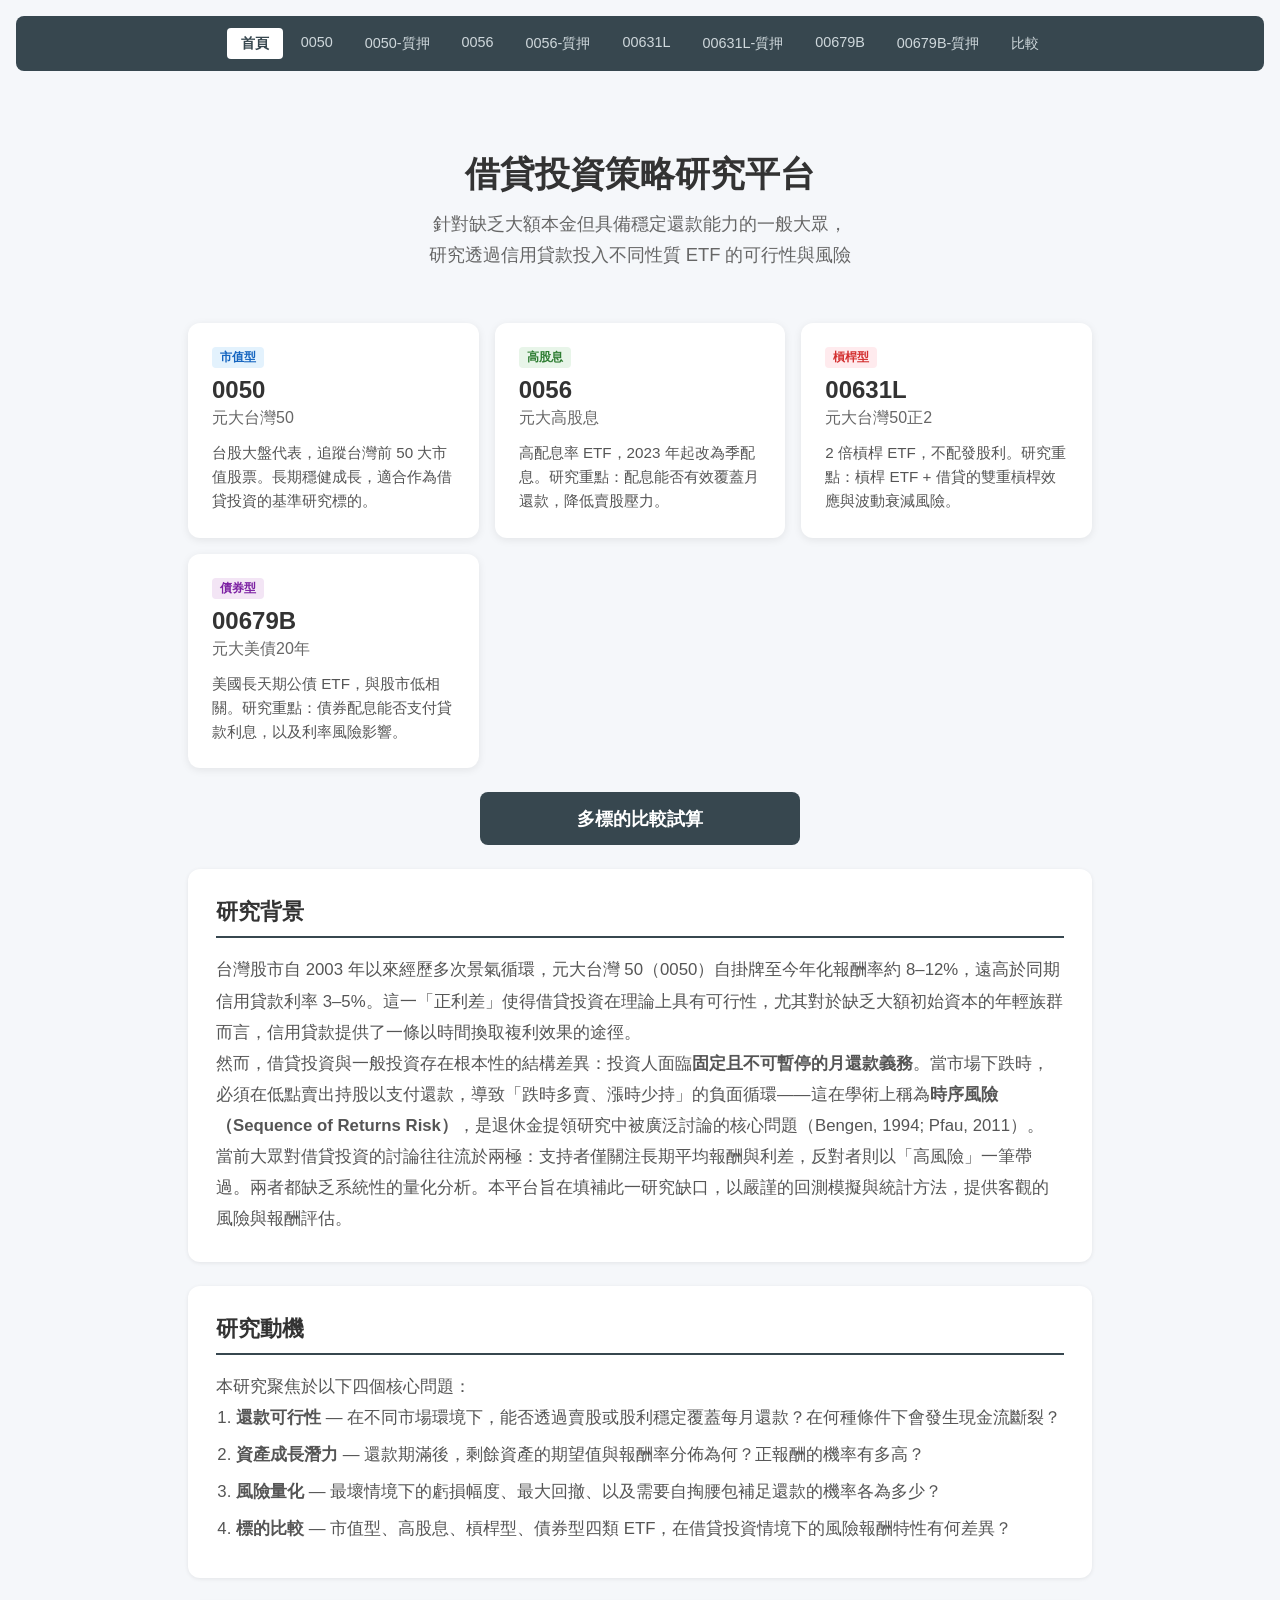
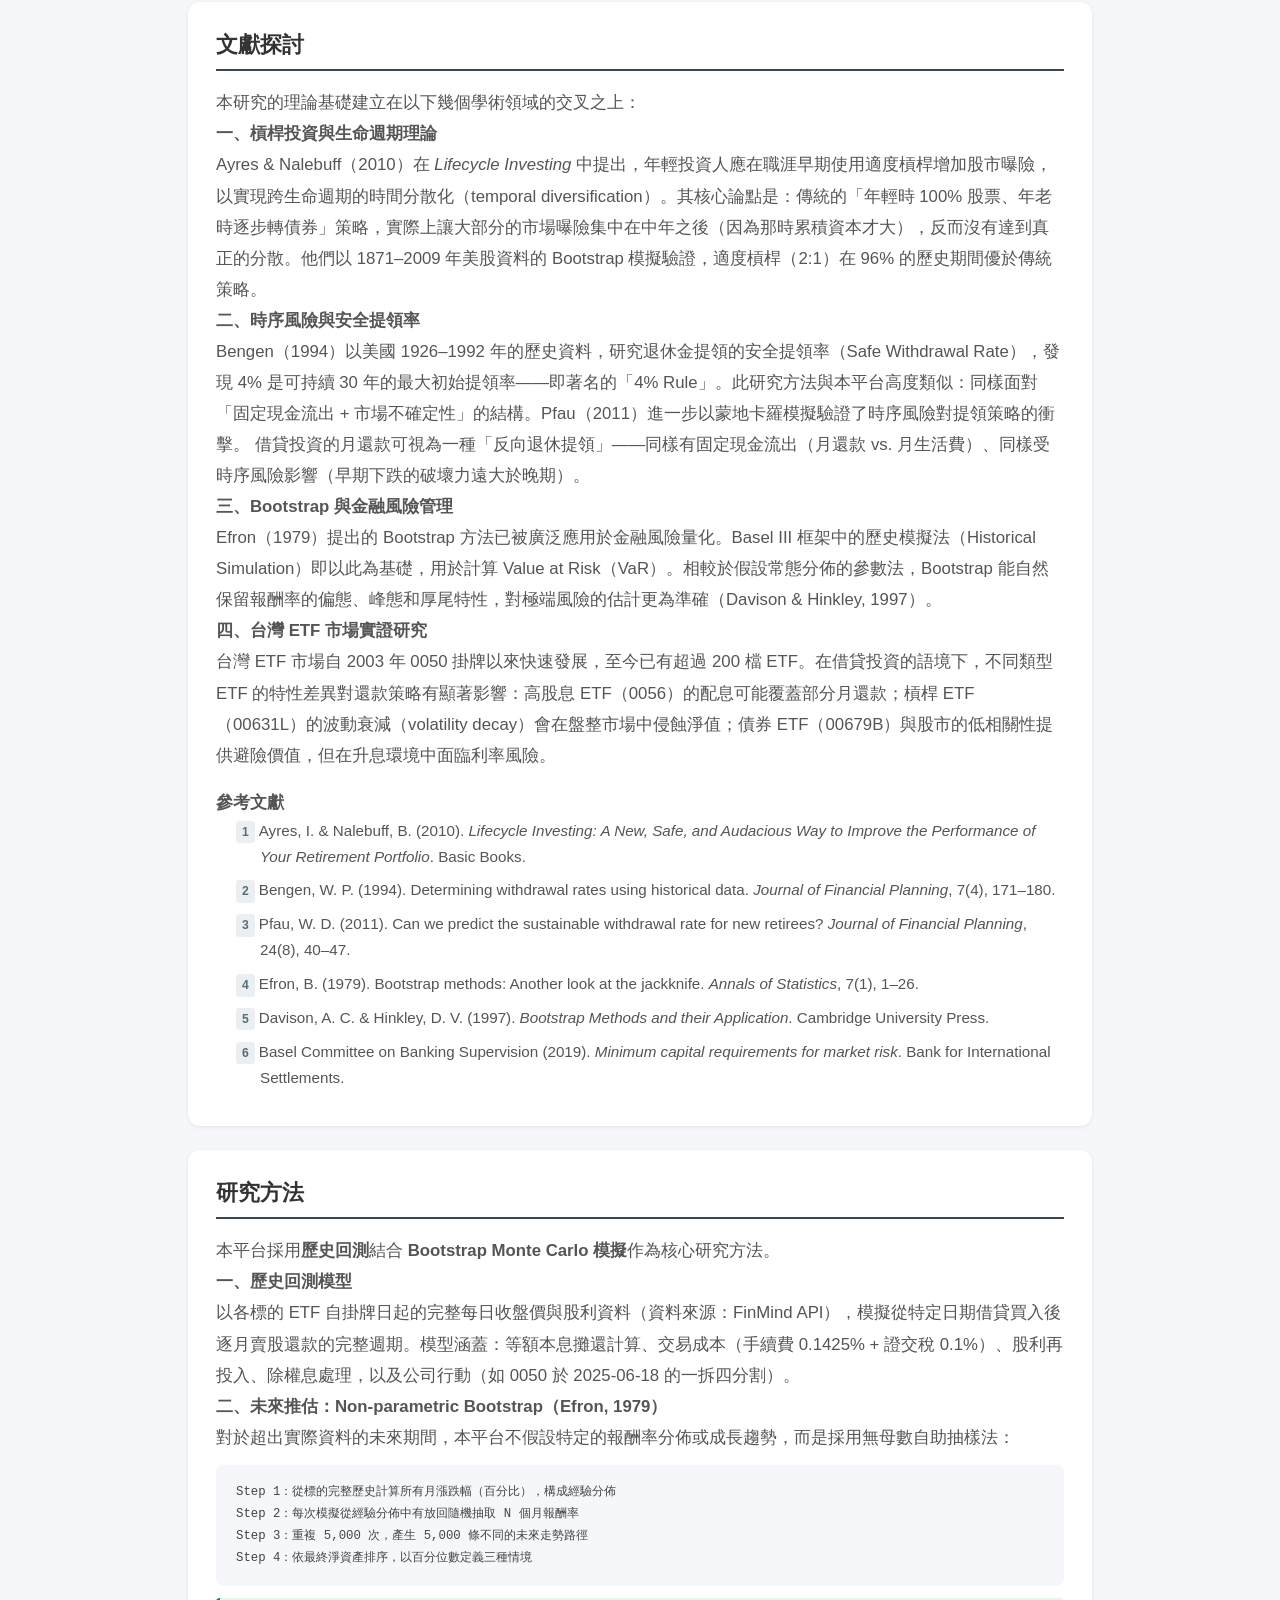
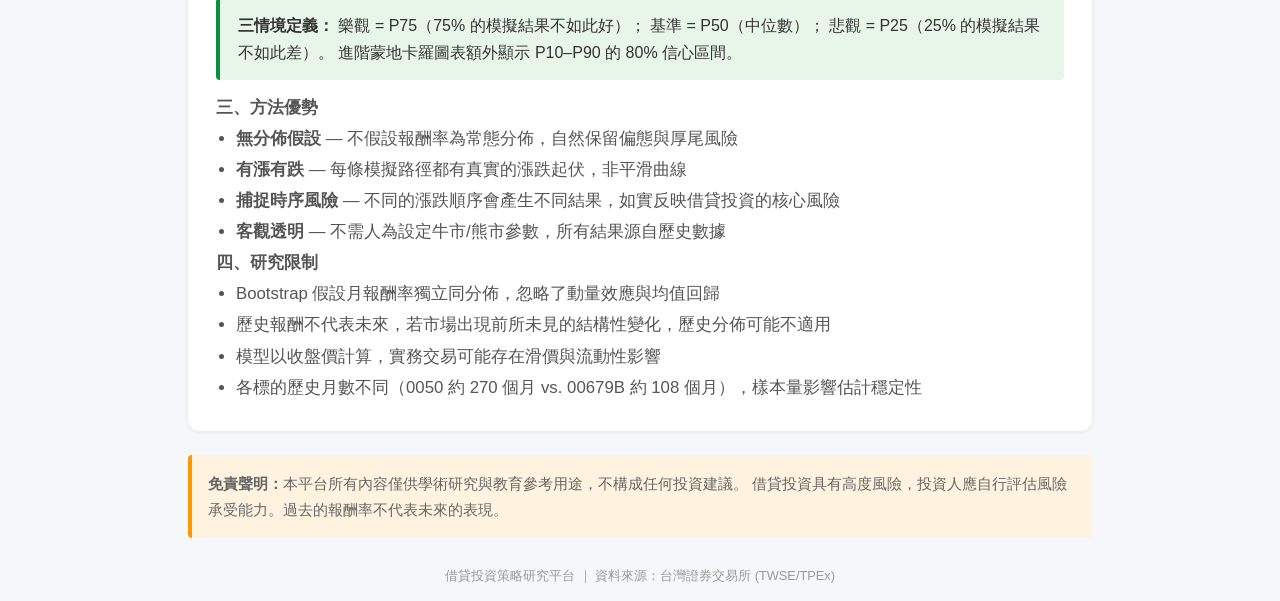
<file: index.html>
<!DOCTYPE html>
<html lang="zh-TW">
<head>
<meta charset="UTF-8">
<meta name="viewport" content="width=device-width, initial-scale=1.0">
<title>借貸投資策略研究平台</title>
<link rel="stylesheet" href="assets/css/base.css">
<link rel="stylesheet" href="assets/css/components.css">
<style>
  .hero { text-align: center; padding: 48px 16px 28px; }
  .hero h1 { font-size: 2.2em; margin-bottom: 10px; }
  .hero .subtitle { font-size: 1.15em; color: #666; max-width: 720px; margin: 0 auto; line-height: 1.7; }
  .index-content { max-width: 75%; margin: 0 auto; padding: 0 16px; }
  @media (max-width: 768px) { .index-content { max-width: 100%; } }
  .etf-grid { display: grid; grid-template-columns: repeat(auto-fit, minmax(260px, 1fr)); gap: 16px; margin: 24px 0; }
  .etf-card { background: var(--card); border-radius: 12px; padding: 24px; box-shadow: 0 2px 8px rgba(0,0,0,0.08); transition: transform 0.15s, box-shadow 0.15s; text-decoration: none; color: inherit; }
  .etf-card:hover { transform: translateY(-2px); box-shadow: 0 4px 16px rgba(0,0,0,0.12); }
  .etf-card .ticker { font-size: 1.5em; font-weight: 700; margin-bottom: 4px; }
  .etf-card .name { color: #666; font-size: 1em; margin-bottom: 12px; }
  .etf-card .desc { font-size: 0.95em; line-height: 1.6; color: #555; }
  .etf-card .tag { display: inline-block; font-size: 0.75em; padding: 2px 8px; border-radius: 4px; font-weight: 600; margin-bottom: 8px; }
  .tag-market { background: #e3f2fd; color: #1565c0; }
  .tag-dividend { background: #e8f5e9; color: #2e7d32; }
  .tag-leverage { background: #ffebee; color: #d32f2f; }
  .tag-bond { background: #f3e5f5; color: #7b1fa2; }
  .compare-link { display: block; text-align: center; margin: 24px auto; padding: 14px 32px; background: #37474f; color: #fff; text-decoration: none; border-radius: 8px; font-size: 1.15em; font-weight: 600; max-width: 320px; transition: background 0.2s; }
  .compare-link:hover { background: #455a64; }
  .section-card { background: var(--card); border-radius: 12px; padding: 28px; margin: 24px 0; box-shadow: 0 1px 4px rgba(0,0,0,0.08); }
  .section-card h2 { font-size: 1.35em; margin-bottom: 16px; padding-bottom: 10px; border-bottom: 2px solid #37474f; }
  .section-card p, .section-card li { font-size: 1.05em; color: #555; line-height: 1.85; }
  .section-card ul, .section-card ol { padding-left: 20px; }
  .section-card ol > li { margin-bottom: 6px; }
  .ref-list { list-style: none; padding-left: 0; }
  .ref-list li { padding-left: 24px; text-indent: -24px; margin-bottom: 8px; font-size: 0.95em; color: #555; line-height: 1.7; }
  .ref-list li .ref-tag { display: inline-block; background: #eceff1; color: #546e7a; font-size: 0.8em; padding: 1px 6px; border-radius: 3px; font-weight: 600; margin-right: 4px; text-indent: 0; }
  .method-flow { background: #f5f7fa; border-radius: 8px; padding: 16px 20px; margin: 12px 0; font-size: 0.95em; line-height: 1.8; color: #444; font-family: monospace; }
  .highlight-box { background: #e8f5e9; border-left: 4px solid var(--green); padding: 14px 18px; border-radius: 4px; margin: 12px 0; font-size: 1em; line-height: 1.7; }
  .disclaimer { background: #fff3e0; border-left: 4px solid #ff9800; padding: 16px; border-radius: 4px; margin: 24px 0; font-size: 0.95em; color: #666; line-height: 1.7; }
</style>
</head>
<body>
<nav class="nav">
  <a href="./" class="active">首頁</a>
  <a href="calculator/0050/">0050</a>
  <a href="calculator/0050-pledge/">0050-質押</a>
  <a href="calculator/0056/">0056</a>
  <a href="calculator/0056-pledge/">0056-質押</a>
  <a href="calculator/00631L/">00631L</a>
  <a href="calculator/00631L-pledge/">00631L-質押</a>
  <a href="calculator/00679B/">00679B</a>
  <a href="calculator/00679B-pledge/">00679B-質押</a>
  <a href="calculator/compare/">比較</a>
</nav>

<div class="hero">
  <h1>借貸投資策略研究平台</h1>
  <div class="subtitle">
    針對缺乏大額本金但具備穩定還款能力的一般大眾，<br>
    研究透過信用貸款投入不同性質 ETF 的可行性與風險
  </div>
</div>

<div class="index-content">
<div class="etf-grid">
  <a href="calculator/0050/" class="etf-card">
    <span class="tag tag-market">市值型</span>
    <div class="ticker">0050</div>
    <div class="name">元大台灣50</div>
    <div class="desc">台股大盤代表，追蹤台灣前 50 大市值股票。長期穩健成長，適合作為借貸投資的基準研究標的。</div>
  </a>
  <a href="calculator/0056/" class="etf-card">
    <span class="tag tag-dividend">高股息</span>
    <div class="ticker">0056</div>
    <div class="name">元大高股息</div>
    <div class="desc">高配息率 ETF，2023 年起改為季配息。研究重點：配息能否有效覆蓋月還款，降低賣股壓力。</div>
  </a>
  <a href="calculator/00631L/" class="etf-card">
    <span class="tag tag-leverage">槓桿型</span>
    <div class="ticker">00631L</div>
    <div class="name">元大台灣50正2</div>
    <div class="desc">2 倍槓桿 ETF，不配發股利。研究重點：槓桿 ETF + 借貸的雙重槓桿效應與波動衰減風險。</div>
  </a>
  <a href="calculator/00679B/" class="etf-card">
    <span class="tag tag-bond">債券型</span>
    <div class="ticker">00679B</div>
    <div class="name">元大美債20年</div>
    <div class="desc">美國長天期公債 ETF，與股市低相關。研究重點：債券配息能否支付貸款利息，以及利率風險影響。</div>
  </a>
</div>

<a href="calculator/compare/" class="compare-link">多標的比較試算</a>

<!-- ===== 研究背景 ===== -->
<div class="section-card">
  <h2>研究背景</h2>
  <p>
    台灣股市自 2003 年以來經歷多次景氣循環，元大台灣 50（0050）自掛牌至今年化報酬率約 8–12%，遠高於同期信用貸款利率 3–5%。這一「正利差」使得借貸投資在理論上具有可行性，尤其對於缺乏大額初始資本的年輕族群而言，信用貸款提供了一條以時間換取複利效果的途徑。
  </p>
  <p>
    然而，借貸投資與一般投資存在根本性的結構差異：投資人面臨<strong>固定且不可暫停的月還款義務</strong>。當市場下跌時，必須在低點賣出持股以支付還款，導致「跌時多賣、漲時少持」的負面循環——這在學術上稱為<strong>時序風險（Sequence of Returns Risk）</strong>，是退休金提領研究中被廣泛討論的核心問題（Bengen, 1994; Pfau, 2011）。
  </p>
  <p>
    當前大眾對借貸投資的討論往往流於兩極：支持者僅關注長期平均報酬與利差，反對者則以「高風險」一筆帶過。兩者都缺乏系統性的量化分析。本平台旨在填補此一研究缺口，以嚴謹的回測模擬與統計方法，提供客觀的風險與報酬評估。
  </p>
</div>

<!-- ===== 研究動機 ===== -->
<div class="section-card">
  <h2>研究動機</h2>
  <p>本研究聚焦於以下四個核心問題：</p>
  <ol>
    <li><strong>還款可行性</strong> — 在不同市場環境下，能否透過賣股或股利穩定覆蓋每月還款？在何種條件下會發生現金流斷裂？</li>
    <li><strong>資產成長潛力</strong> — 還款期滿後，剩餘資產的期望值與報酬率分佈為何？正報酬的機率有多高？</li>
    <li><strong>風險量化</strong> — 最壞情境下的虧損幅度、最大回撤、以及需要自掏腰包補足還款的機率各為多少？</li>
    <li><strong>標的比較</strong> — 市值型、高股息、槓桿型、債券型四類 ETF，在借貸投資情境下的風險報酬特性有何差異？</li>
  </ol>
</div>

<!-- ===== 文獻探討 ===== -->
<div class="section-card">
  <h2>文獻探討</h2>
  <p>本研究的理論基礎建立在以下幾個學術領域的交叉之上：</p>

  <p><strong>一、槓桿投資與生命週期理論</strong></p>
  <p>
    Ayres & Nalebuff（2010）在 <em>Lifecycle Investing</em> 中提出，年輕投資人應在職涯早期使用適度槓桿增加股市曝險，以實現跨生命週期的時間分散化（temporal diversification）。其核心論點是：傳統的「年輕時 100% 股票、年老時逐步轉債券」策略，實際上讓大部分的市場曝險集中在中年之後（因為那時累積資本才大），反而沒有達到真正的分散。他們以 1871–2009 年美股資料的 Bootstrap 模擬驗證，適度槓桿（2:1）在 96% 的歷史期間優於傳統策略。
  </p>

  <p><strong>二、時序風險與安全提領率</strong></p>
  <p>
    Bengen（1994）以美國 1926–1992 年的歷史資料，研究退休金提領的安全提領率（Safe Withdrawal Rate），發現 4% 是可持續 30 年的最大初始提領率——即著名的「4% Rule」。此研究方法與本平台高度類似：同樣面對「固定現金流出 + 市場不確定性」的結構。Pfau（2011）進一步以蒙地卡羅模擬驗證了時序風險對提領策略的衝擊。
    借貸投資的月還款可視為一種「反向退休提領」——同樣有固定現金流出（月還款 vs. 月生活費）、同樣受時序風險影響（早期下跌的破壞力遠大於晚期）。
  </p>

  <p><strong>三、Bootstrap 與金融風險管理</strong></p>
  <p>
    Efron（1979）提出的 Bootstrap 方法已被廣泛應用於金融風險量化。Basel III 框架中的歷史模擬法（Historical Simulation）即以此為基礎，用於計算 Value at Risk（VaR）。相較於假設常態分佈的參數法，Bootstrap 能自然保留報酬率的偏態、峰態和厚尾特性，對極端風險的估計更為準確（Davison & Hinkley, 1997）。
  </p>

  <p><strong>四、台灣 ETF 市場實證研究</strong></p>
  <p>
    台灣 ETF 市場自 2003 年 0050 掛牌以來快速發展，至今已有超過 200 檔 ETF。在借貸投資的語境下，不同類型 ETF 的特性差異對還款策略有顯著影響：高股息 ETF（0056）的配息可能覆蓋部分月還款；槓桿 ETF（00631L）的波動衰減（volatility decay）會在盤整市場中侵蝕淨值；債券 ETF（00679B）與股市的低相關性提供避險價值，但在升息環境中面臨利率風險。
  </p>

  <p style="margin-top:16px"><strong>參考文獻</strong></p>
  <ul class="ref-list">
    <li><span class="ref-tag">1</span>Ayres, I. & Nalebuff, B. (2010). <em>Lifecycle Investing: A New, Safe, and Audacious Way to Improve the Performance of Your Retirement Portfolio</em>. Basic Books.</li>
    <li><span class="ref-tag">2</span>Bengen, W. P. (1994). Determining withdrawal rates using historical data. <em>Journal of Financial Planning</em>, 7(4), 171–180.</li>
    <li><span class="ref-tag">3</span>Pfau, W. D. (2011). Can we predict the sustainable withdrawal rate for new retirees? <em>Journal of Financial Planning</em>, 24(8), 40–47.</li>
    <li><span class="ref-tag">4</span>Efron, B. (1979). Bootstrap methods: Another look at the jackknife. <em>Annals of Statistics</em>, 7(1), 1–26.</li>
    <li><span class="ref-tag">5</span>Davison, A. C. & Hinkley, D. V. (1997). <em>Bootstrap Methods and their Application</em>. Cambridge University Press.</li>
    <li><span class="ref-tag">6</span>Basel Committee on Banking Supervision (2019). <em>Minimum capital requirements for market risk</em>. Bank for International Settlements.</li>
  </ul>
</div>

<!-- ===== 研究方法 ===== -->
<div class="section-card">
  <h2>研究方法</h2>
  <p>本平台採用<strong>歷史回測</strong>結合 <strong>Bootstrap Monte Carlo 模擬</strong>作為核心研究方法。</p>

  <p><strong>一、歷史回測模型</strong></p>
  <p>
    以各標的 ETF 自掛牌日起的完整每日收盤價與股利資料（資料來源：FinMind API），模擬從特定日期借貸買入後逐月賣股還款的完整週期。模型涵蓋：等額本息攤還計算、交易成本（手續費 0.1425% + 證交稅 0.1%）、股利再投入、除權息處理，以及公司行動（如 0050 於 2025-06-18 的一拆四分割）。
  </p>

  <p><strong>二、未來推估：Non-parametric Bootstrap（Efron, 1979）</strong></p>
  <p>
    對於超出實際資料的未來期間，本平台不假設特定的報酬率分佈或成長趨勢，而是採用無母數自助抽樣法：
  </p>
  <div class="method-flow">
    Step 1：從標的完整歷史計算所有月漲跌幅（百分比），構成經驗分佈<br>
    Step 2：每次模擬從經驗分佈中有放回隨機抽取 N 個月報酬率<br>
    Step 3：重複 5,000 次，產生 5,000 條不同的未來走勢路徑<br>
    Step 4：依最終淨資產排序，以百分位數定義三種情境
  </div>
  <div class="highlight-box">
    <strong>三情境定義：</strong>
    樂觀 = P75（75% 的模擬結果不如此好）；
    基準 = P50（中位數）；
    悲觀 = P25（25% 的模擬結果不如此差）。
    進階蒙地卡羅圖表額外顯示 P10–P90 的 80% 信心區間。
  </div>

  <p><strong>三、方法優勢</strong></p>
  <ul>
    <li><strong>無分佈假設</strong> — 不假設報酬率為常態分佈，自然保留偏態與厚尾風險</li>
    <li><strong>有漲有跌</strong> — 每條模擬路徑都有真實的漲跌起伏，非平滑曲線</li>
    <li><strong>捕捉時序風險</strong> — 不同的漲跌順序會產生不同結果，如實反映借貸投資的核心風險</li>
    <li><strong>客觀透明</strong> — 不需人為設定牛市/熊市參數，所有結果源自歷史數據</li>
  </ul>

  <p><strong>四、研究限制</strong></p>
  <ul>
    <li>Bootstrap 假設月報酬率獨立同分佈，忽略了動量效應與均值回歸</li>
    <li>歷史報酬不代表未來，若市場出現前所未見的結構性變化，歷史分佈可能不適用</li>
    <li>模型以收盤價計算，實務交易可能存在滑價與流動性影響</li>
    <li>各標的歷史月數不同（0050 約 270 個月 vs. 00679B 約 108 個月），樣本量影響估計穩定性</li>
  </ul>
</div>

<div class="disclaimer">
  <strong>免責聲明：</strong>本平台所有內容僅供學術研究與教育參考用途，不構成任何投資建議。
  借貸投資具有高度風險，投資人應自行評估風險承受能力。過去的報酬率不代表未來的表現。
</div>

</div><!-- /.index-content -->
<div class="footer">借貸投資策略研究平台 ｜ 資料來源：台灣證券交易所 (TWSE/TPEx)</div>
</body>
</html>
</file>
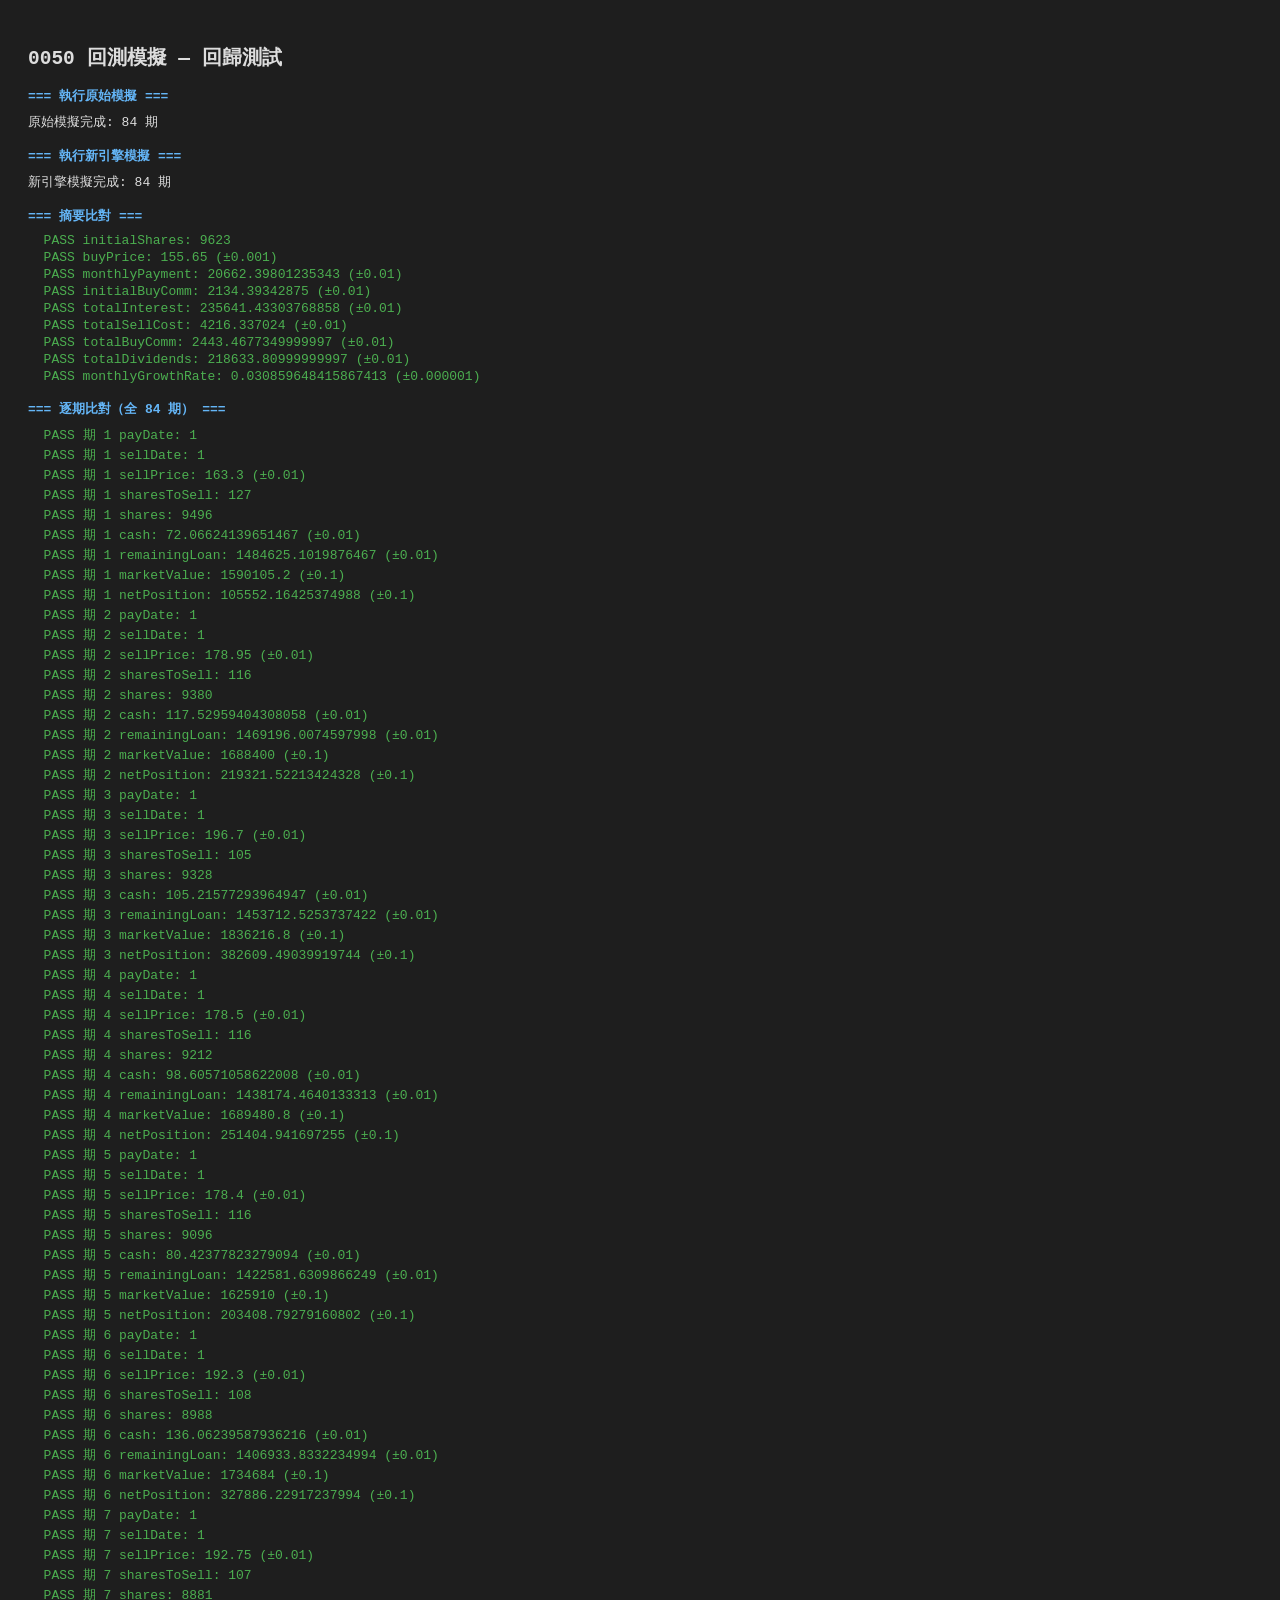
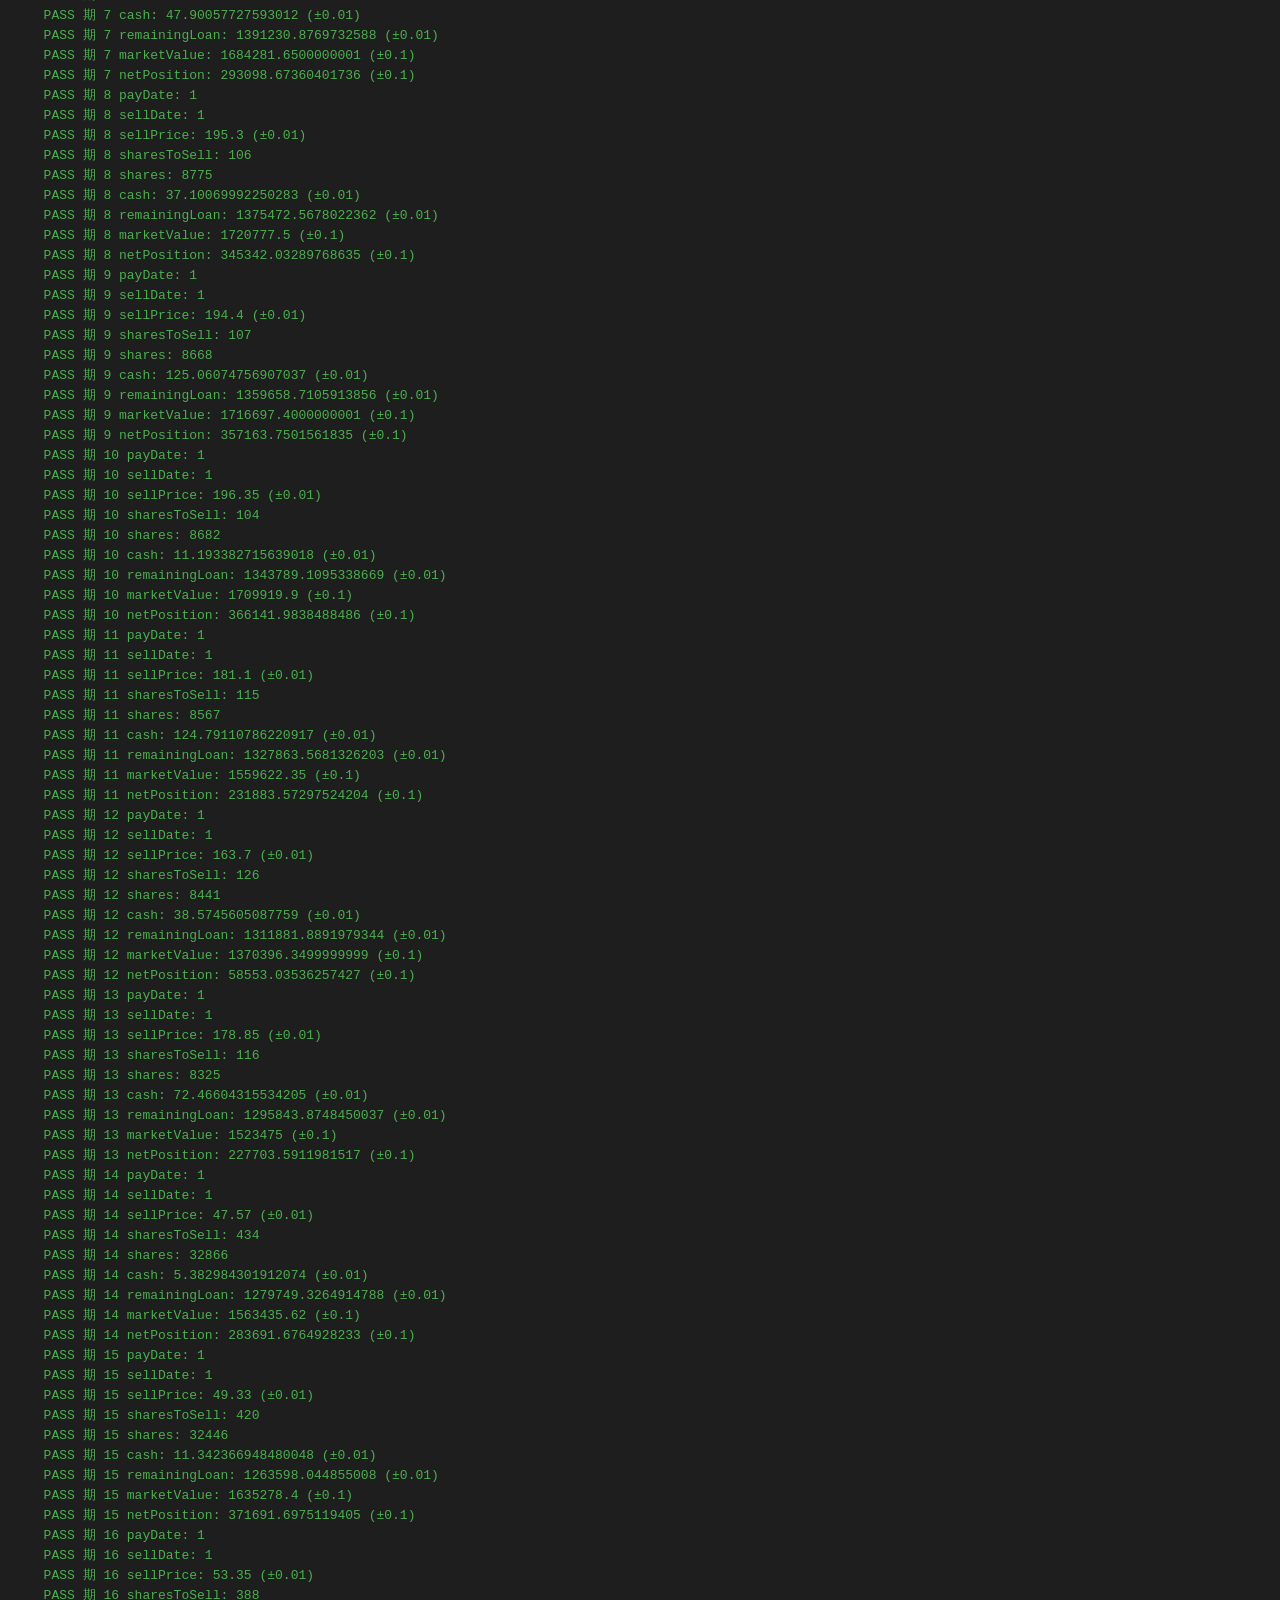
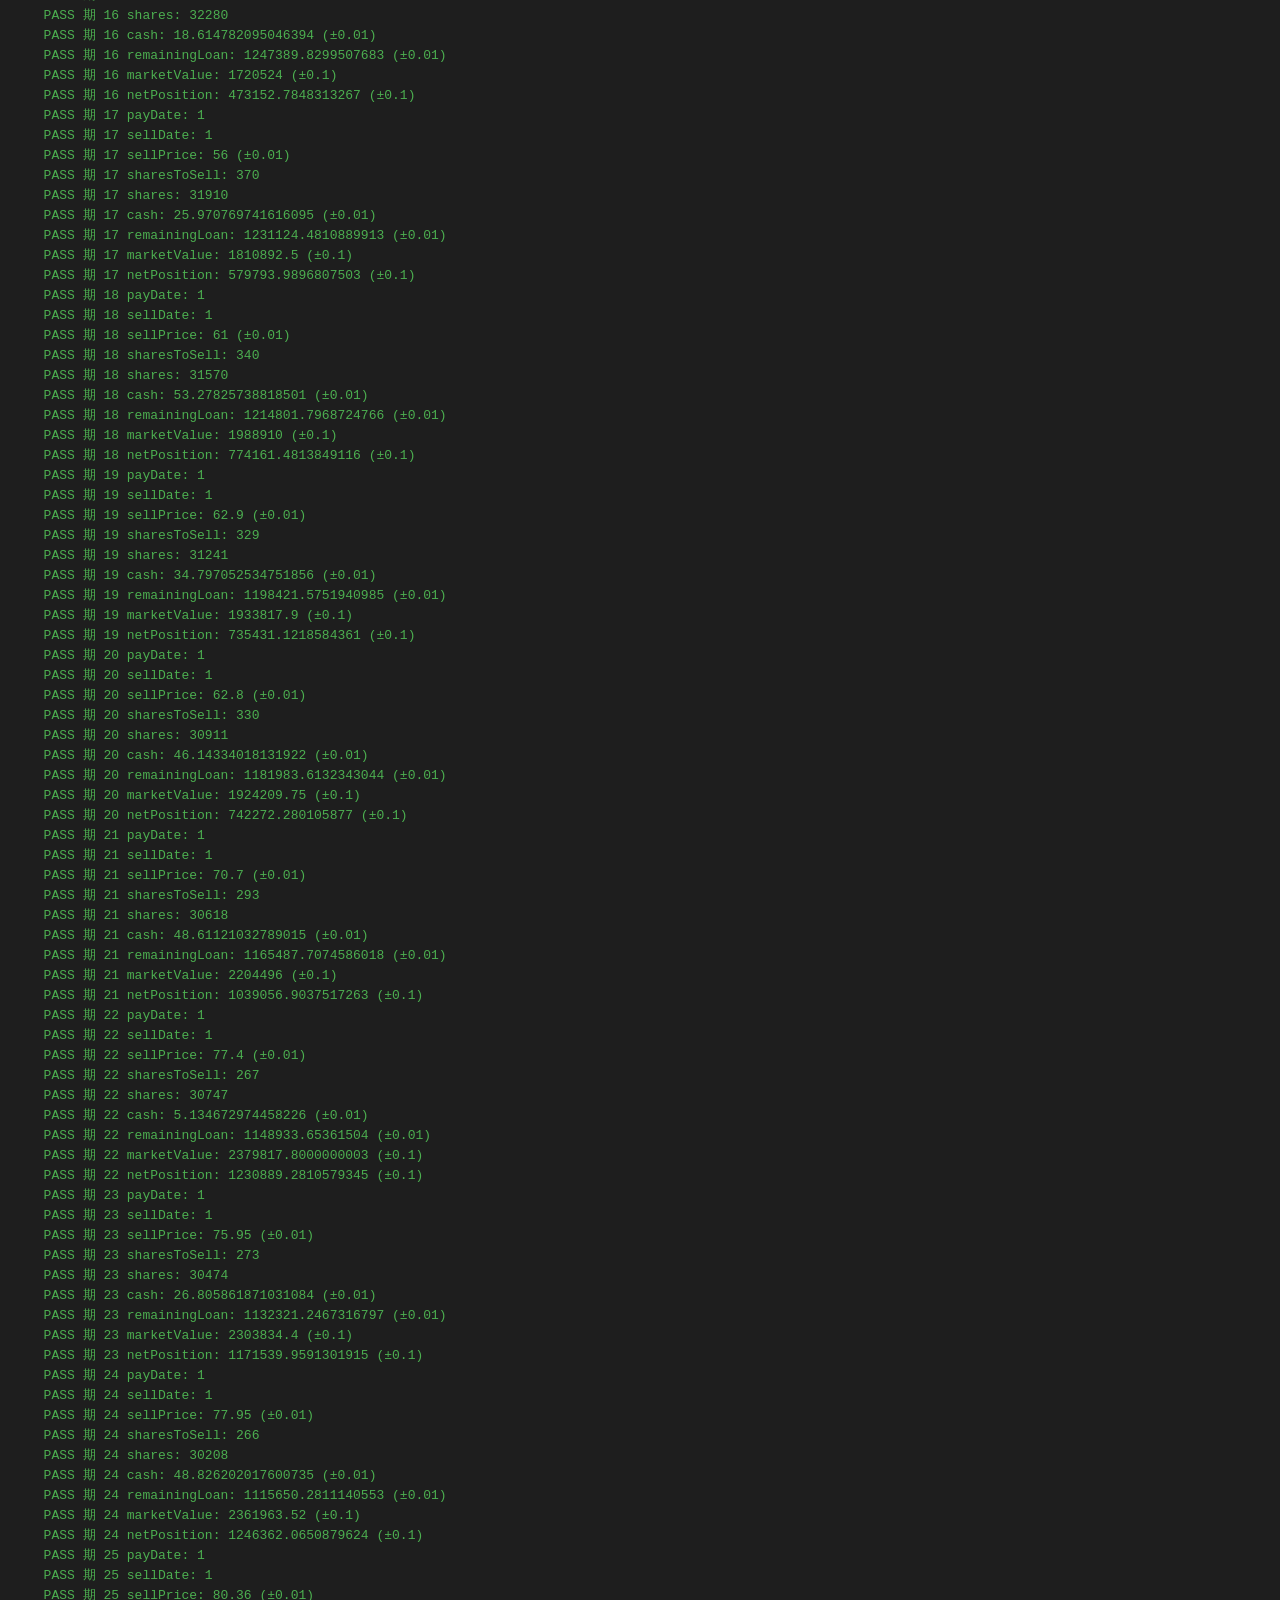
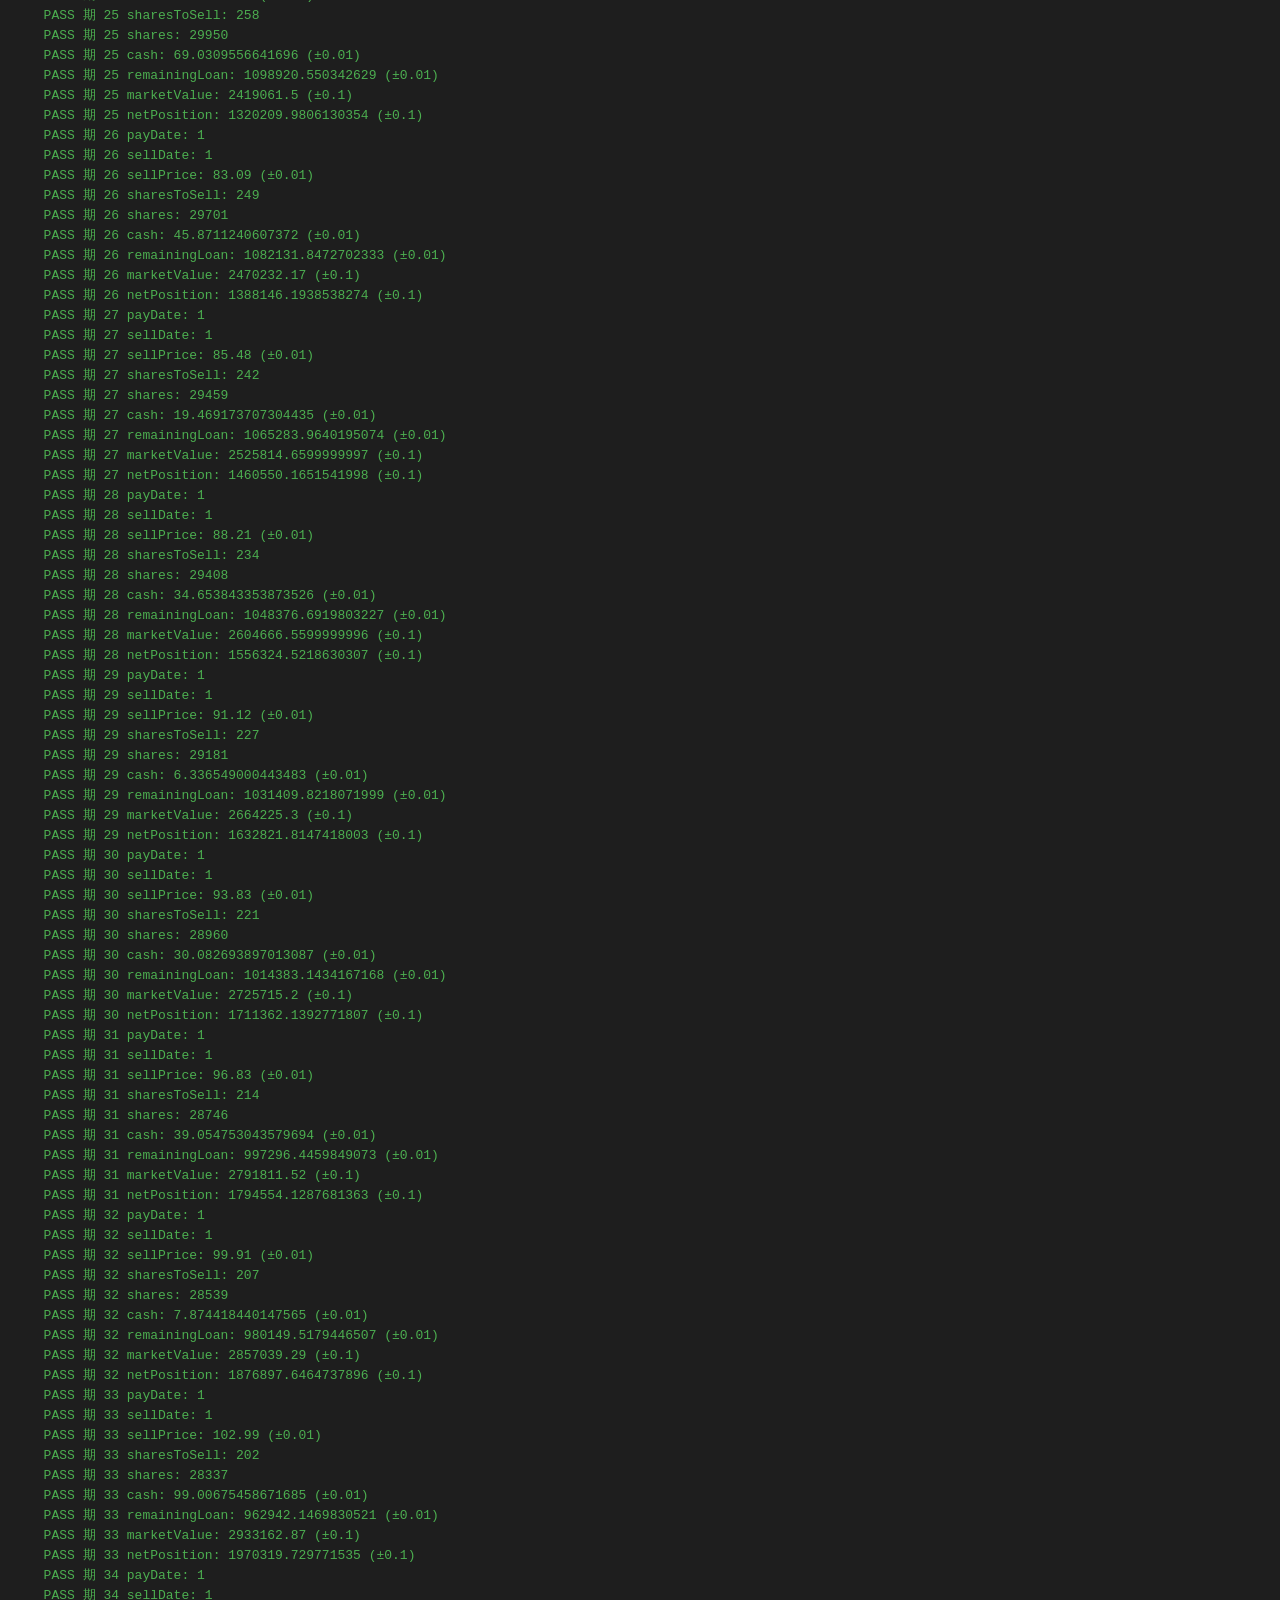
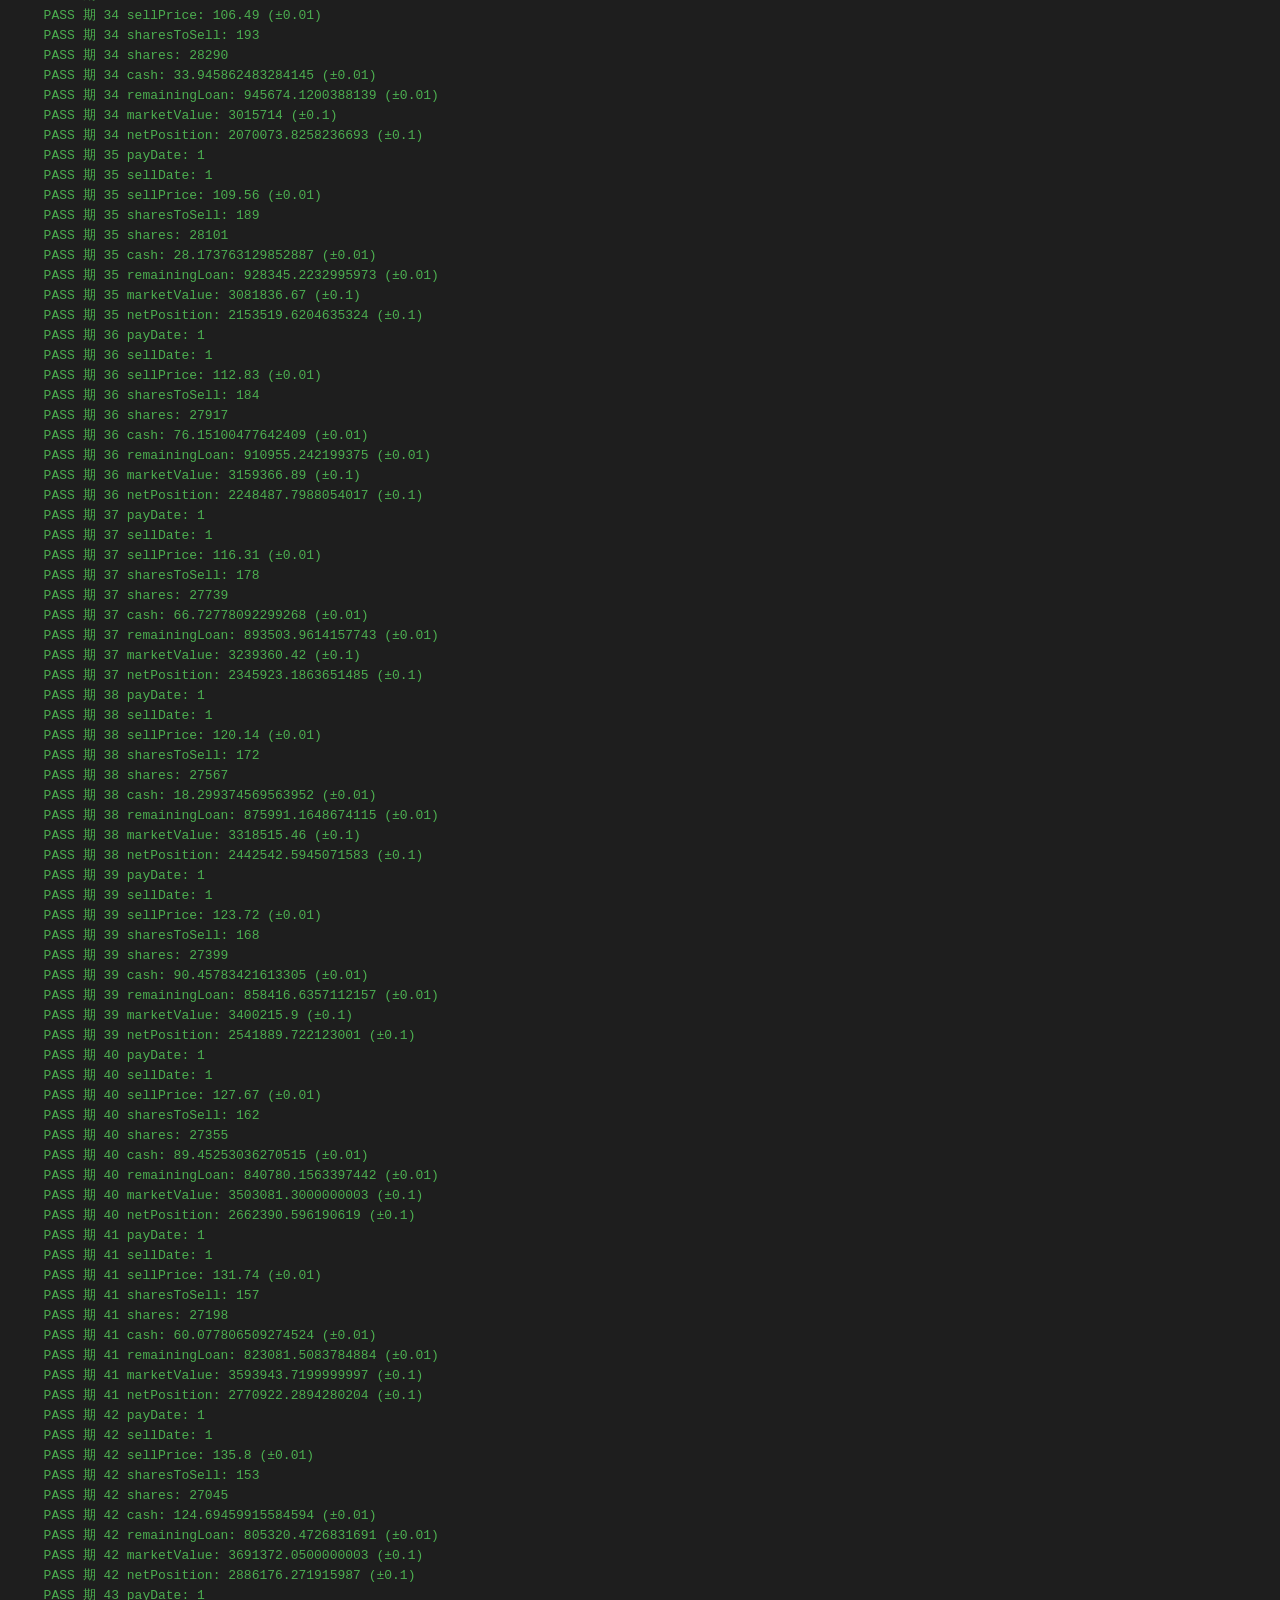
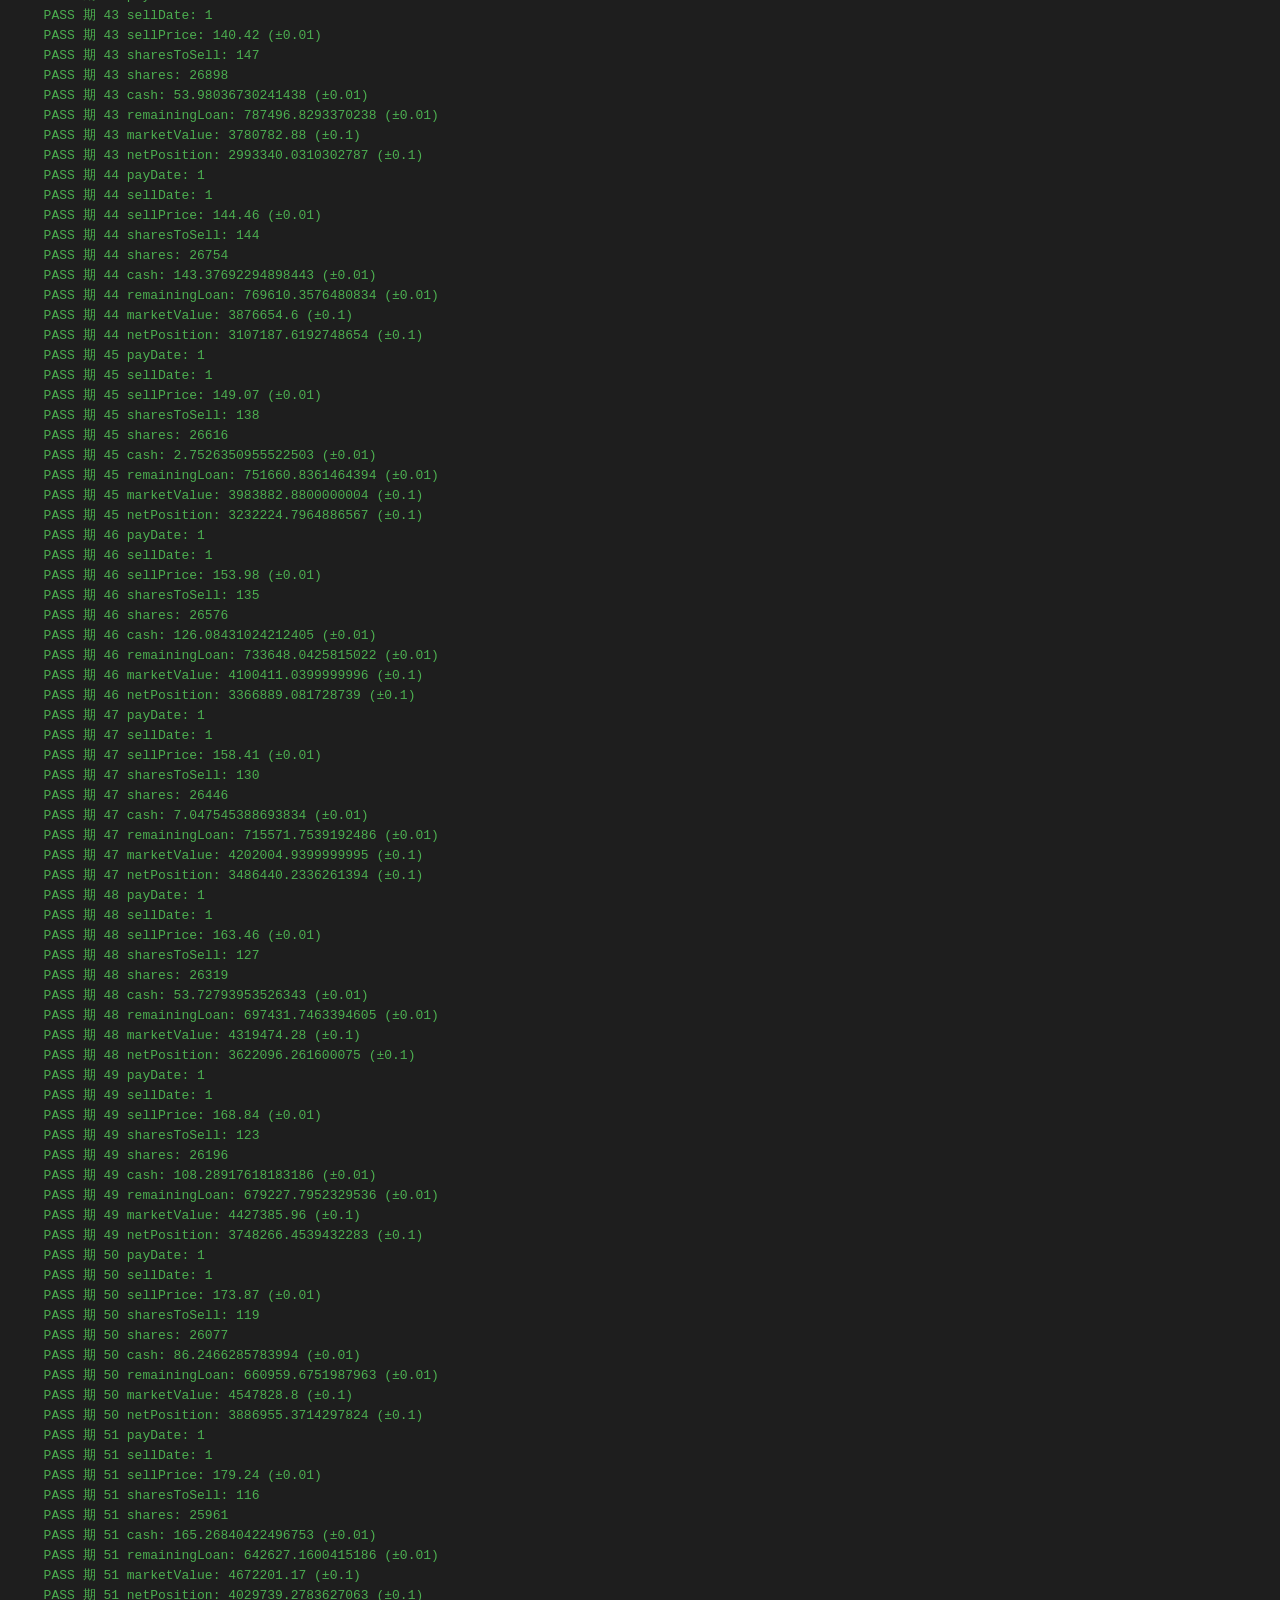
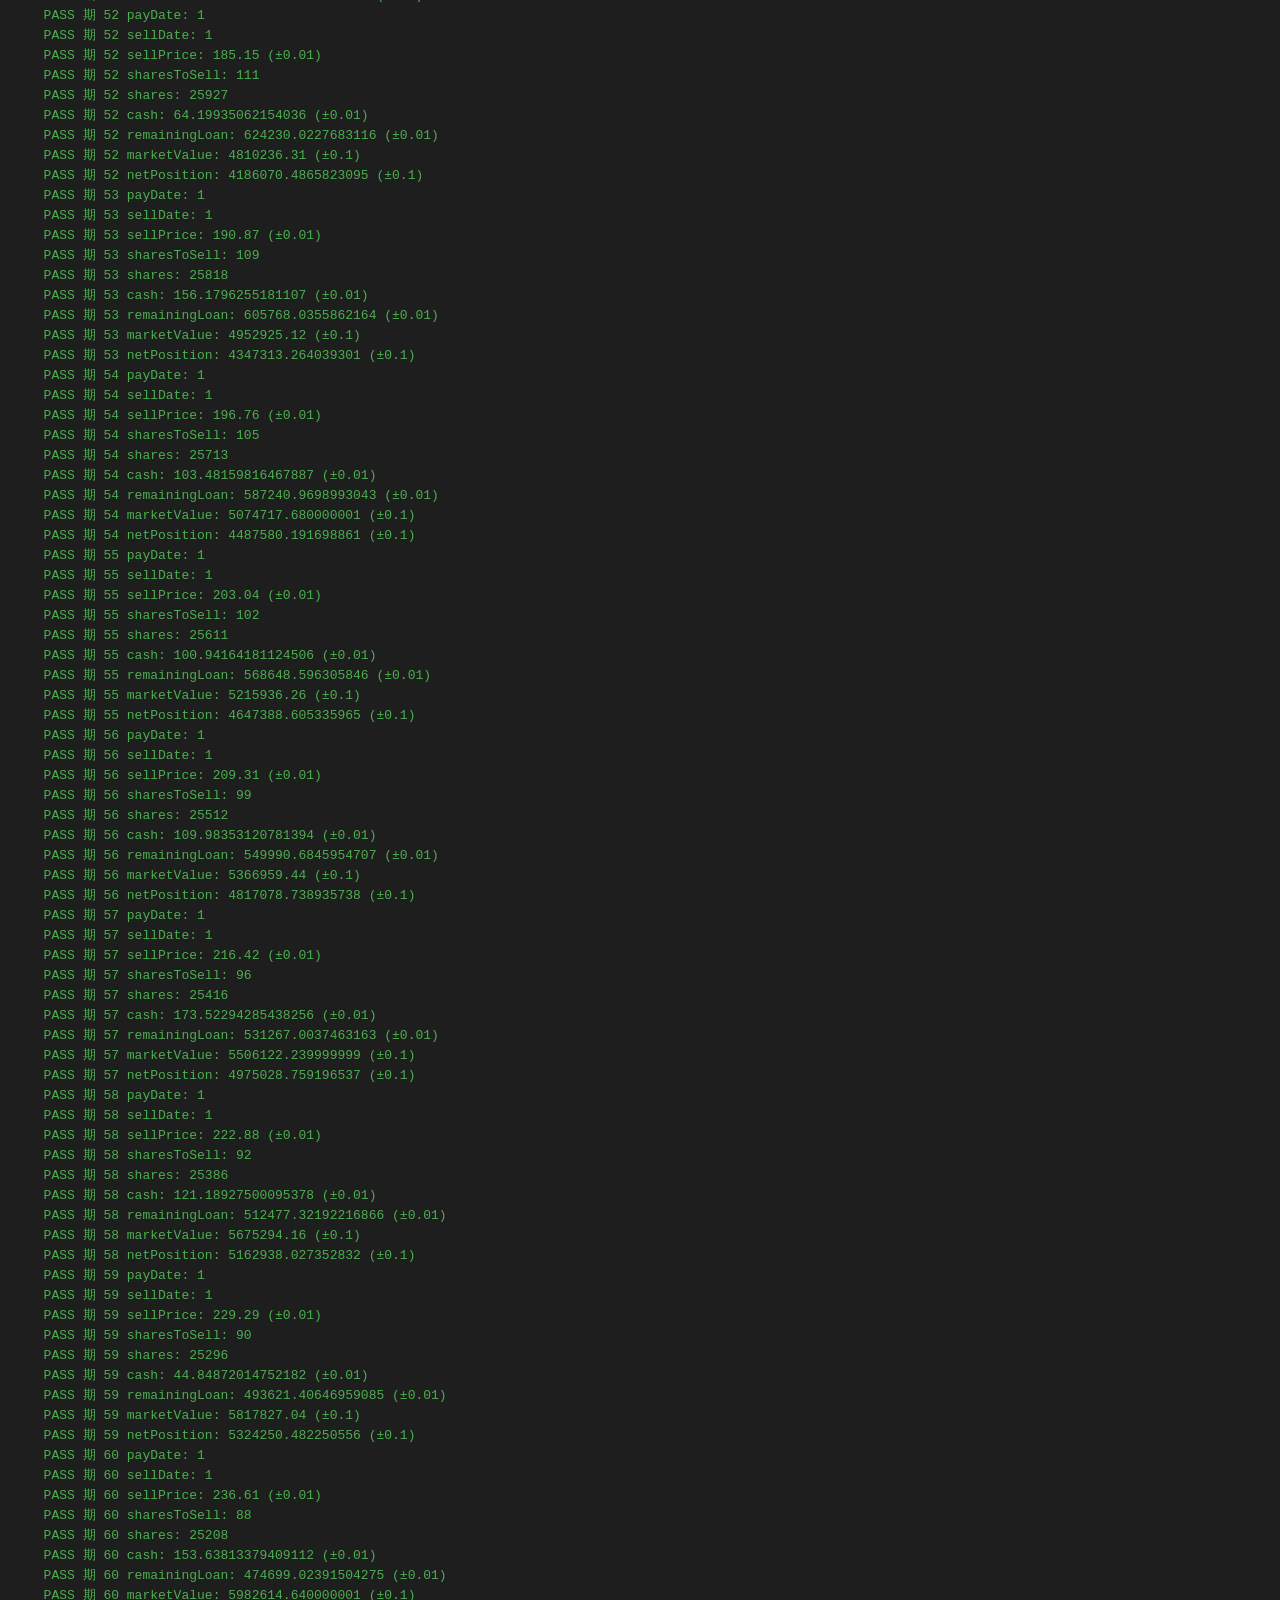
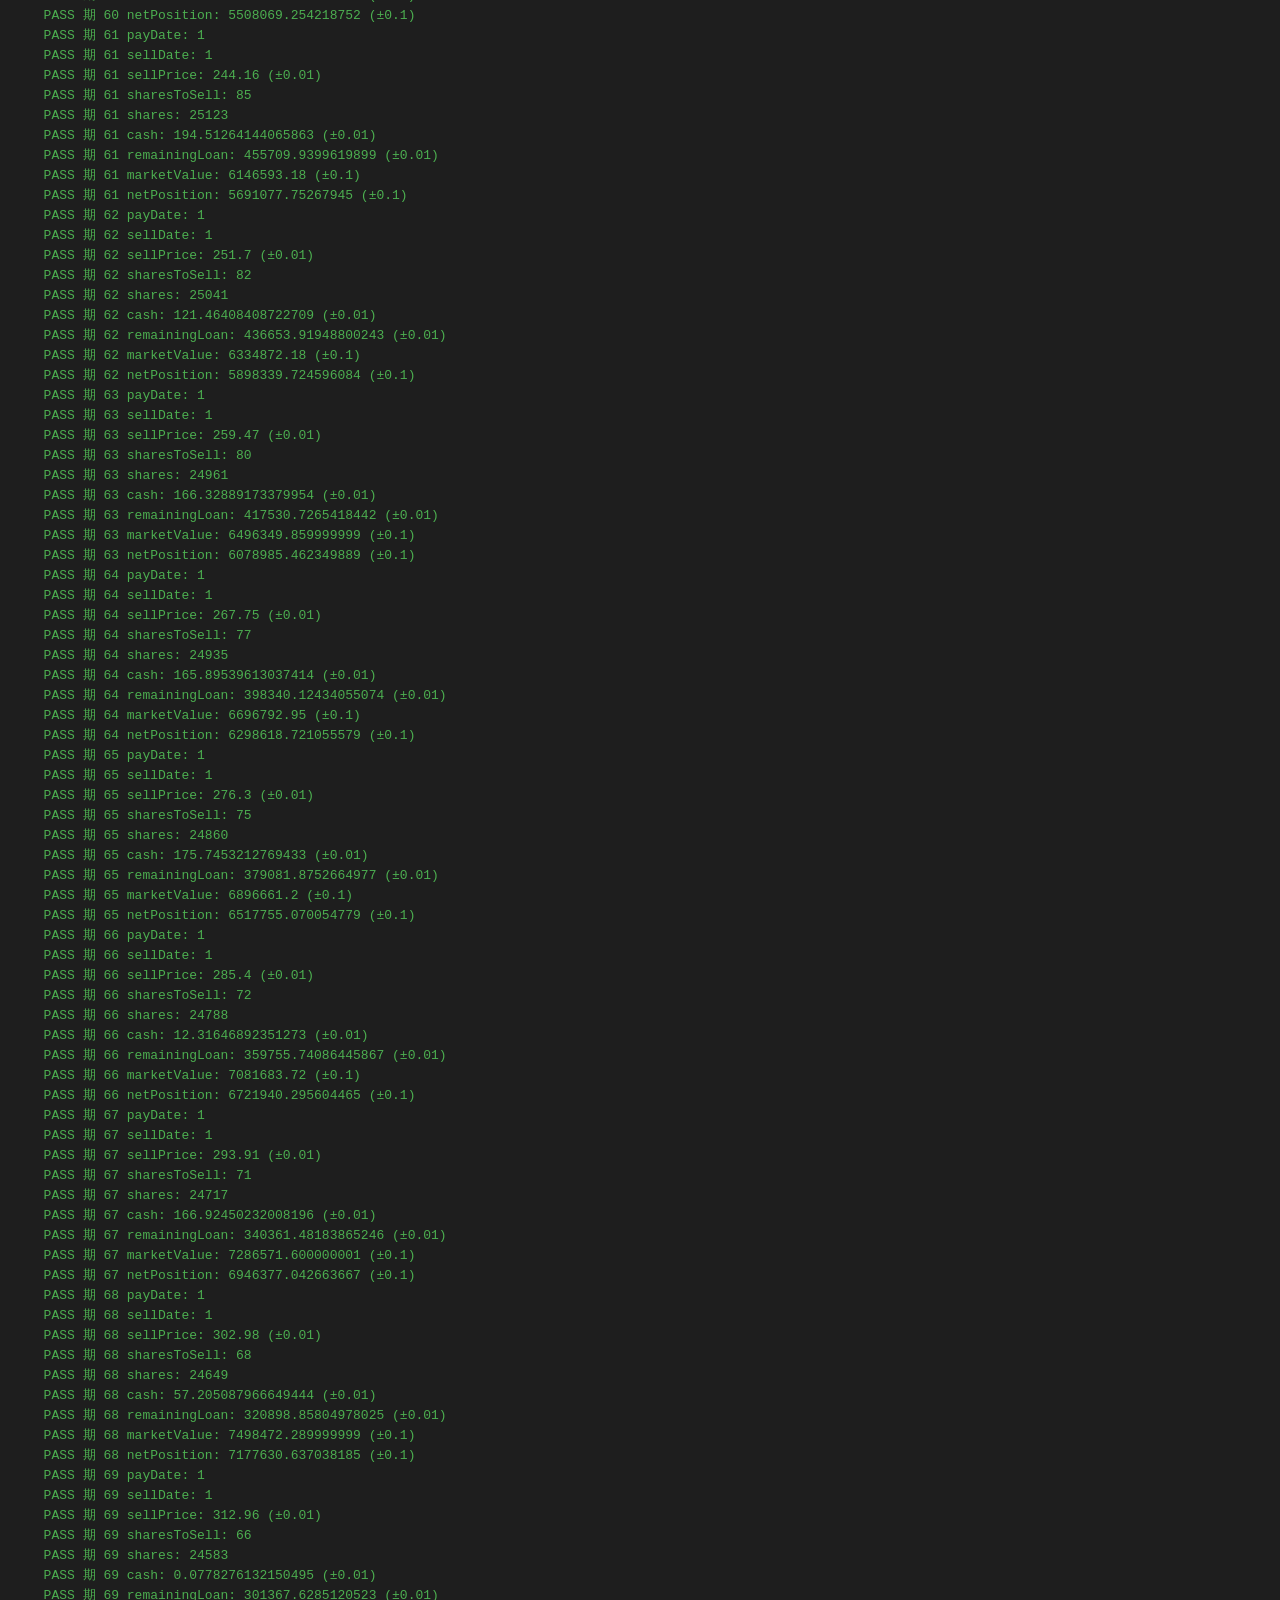
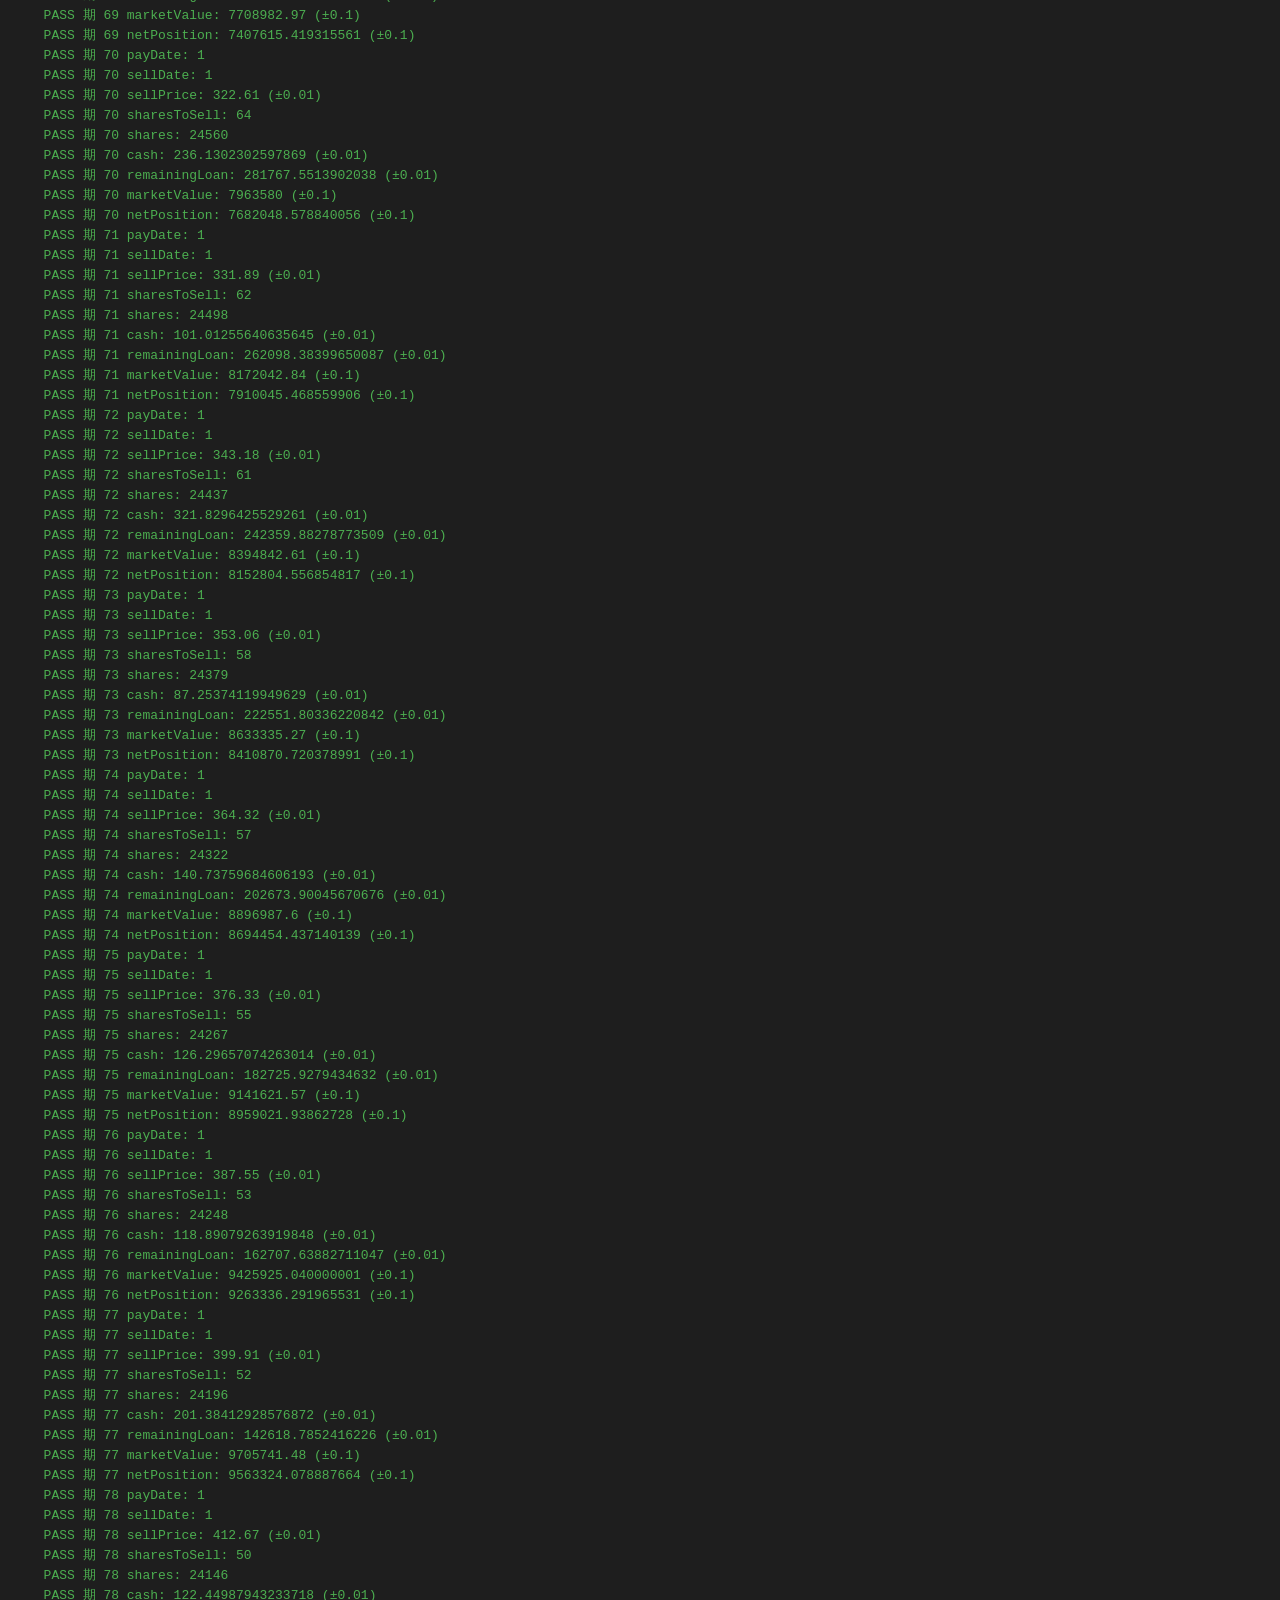
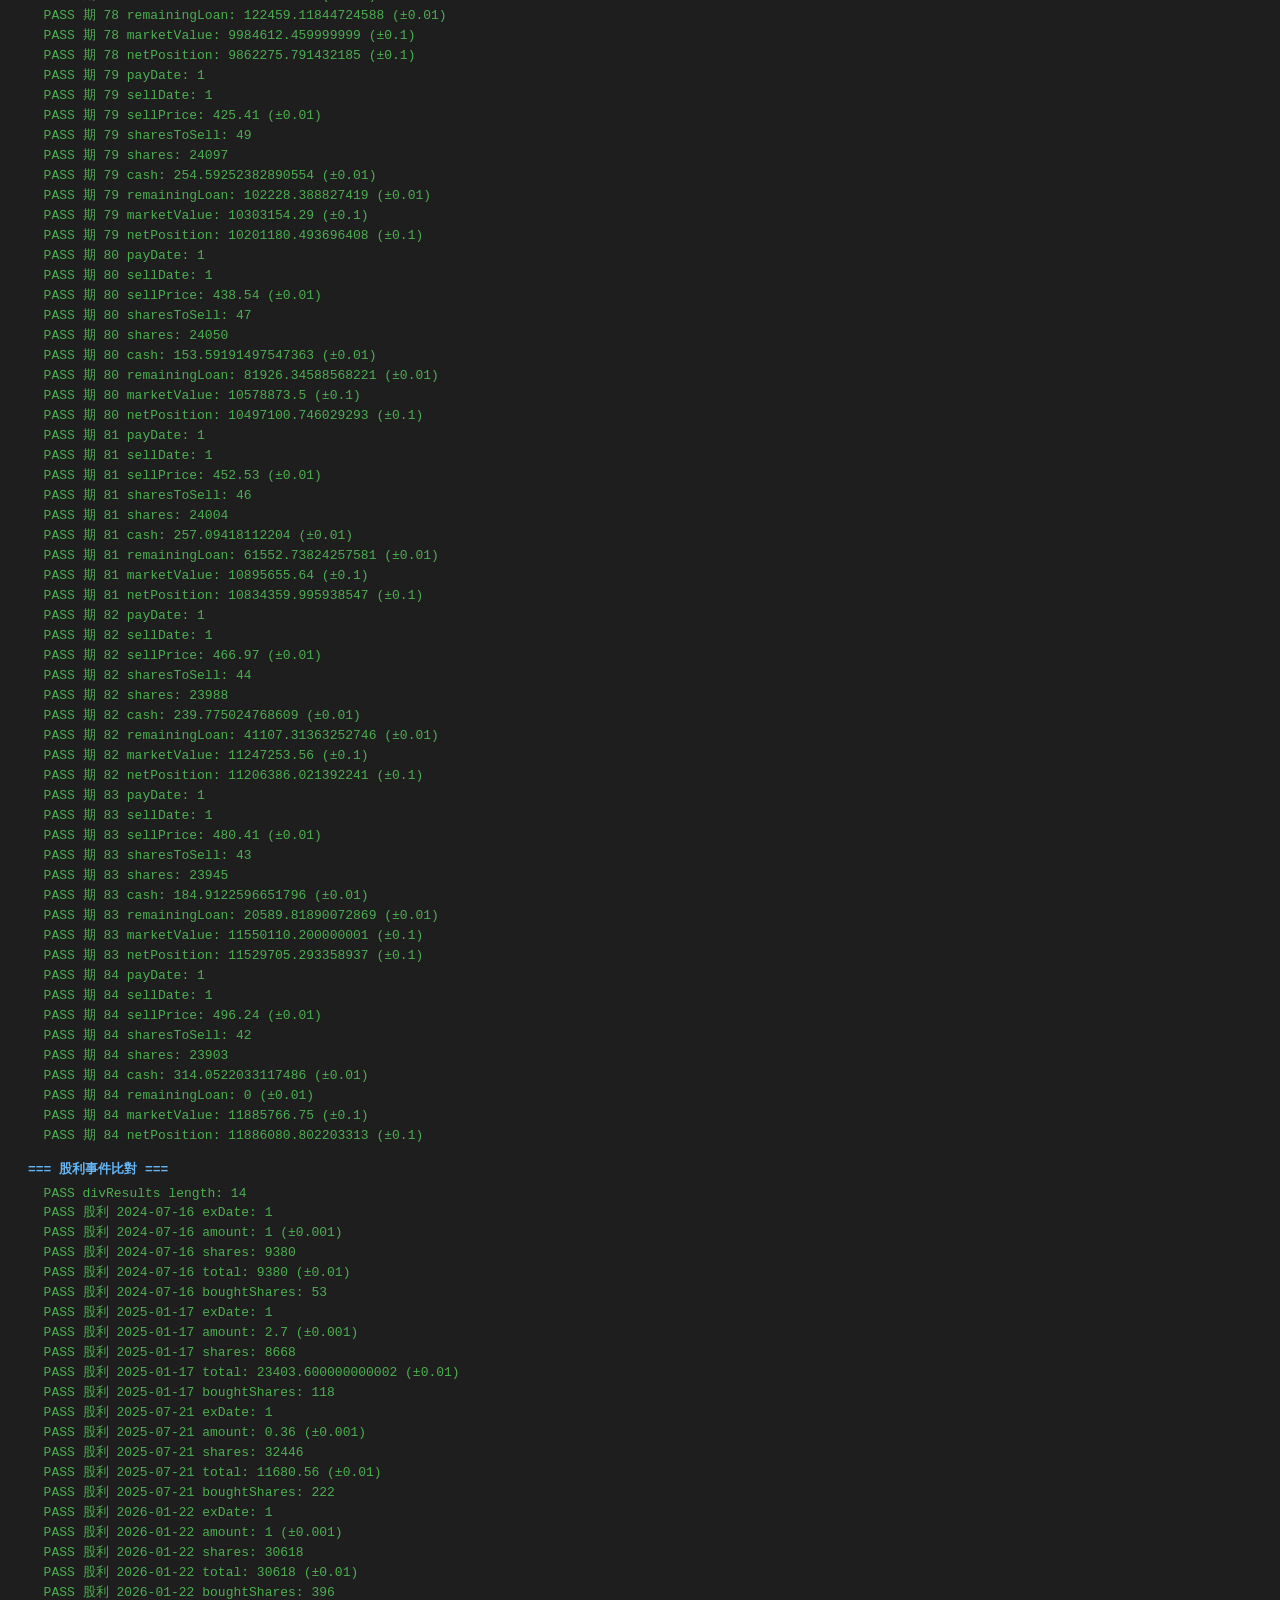
<file: tests/regression.html>
<!DOCTYPE html>
<html lang="zh-TW">
<head>
<meta charset="UTF-8">
<title>回歸測試 - 0050 回測模擬</title>
<style>
  body { font-family: monospace; padding: 20px; background: #1e1e1e; color: #ddd; }
  .pass { color: #4caf50; }
  .fail { color: #f44336; }
  .warn { color: #ff9800; }
  .section { margin: 16px 0 8px; font-weight: bold; color: #64b5f6; }
  pre { margin: 2px 0; }
</style>
</head>
<body>
<h2>0050 回測模擬 — 回歸測試</h2>
<div id="output"></div>

<script src="../assets/js/financial-math.js"></script>
<script src="../assets/js/data-loader.js"></script>
<script src="../assets/js/backtest-engine.js"></script>
<script>
var out = document.getElementById('output');
var totalTests = 0, passed = 0, failed = 0;

function log(msg, cls) {
  var pre = document.createElement('pre');
  pre.className = cls || '';
  pre.textContent = msg;
  out.appendChild(pre);
}

function section(title) {
  var div = document.createElement('div');
  div.className = 'section';
  div.textContent = '=== ' + title + ' ===';
  out.appendChild(div);
}

function assertEqual(name, actual, expected, tolerance) {
  totalTests++;
  tolerance = tolerance || 0;
  var diff = Math.abs(actual - expected);
  if (diff <= tolerance) {
    passed++;
    log('  PASS ' + name + ': ' + actual + (tolerance > 0 ? ' (±' + tolerance + ')' : ''), 'pass');
  } else {
    failed++;
    log('  FAIL ' + name + ': got ' + actual + ', expected ' + expected + ' (diff=' + diff.toFixed(6) + ')', 'fail');
  }
}

// ===== 原始實作（直接從原始 index.html 複製） =====
function runOriginal() {
  var PRICES = {
    "2024-04-01": 157.40, "2024-04-02": 159.65, "2024-04-03": 158.55,
    "2024-04-08": 159.45, "2024-04-09": 163.25, "2024-04-10": 163.00,
    "2024-04-11": 162.50, "2024-04-12": 162.10, "2024-04-15": 160.00,
    "2024-04-16": 155.65, "2024-04-17": 157.40, "2024-04-18": 158.95,
    "2024-04-19": 150.90, "2024-04-22": 150.45, "2024-04-23": 151.90,
    "2024-04-24": 156.35, "2024-04-25": 153.50, "2024-04-26": 156.00,
    "2024-04-29": 158.80, "2024-04-30": 158.25,
    "2024-05-02": 156.15, "2024-05-03": 156.95, "2024-05-06": 159.20,
    "2024-05-07": 160.10, "2024-05-08": 160.70, "2024-05-09": 160.50,
    "2024-05-10": 161.65, "2024-05-13": 163.30, "2024-05-14": 164.40,
    "2024-05-15": 166.65, "2024-05-16": 167.45, "2024-05-17": 167.25,
    "2024-05-20": 167.20, "2024-05-21": 167.00, "2024-05-22": 170.00,
    "2024-05-23": 171.30, "2024-05-24": 170.60, "2024-05-27": 172.95,
    "2024-05-28": 173.20, "2024-05-29": 170.85, "2024-05-30": 167.90,
    "2024-05-31": 166.00,
    "2024-06-03": 169.55, "2024-06-04": 166.85, "2024-06-05": 168.45,
    "2024-06-06": 174.20, "2024-06-07": 172.85, "2024-06-11": 173.30,
    "2024-06-12": 176.40, "2024-06-13": 178.95, "2024-06-14": 180.00,
    "2024-06-17": 180.00, "2024-06-18": 183.00, "2024-06-19": 187.95,
    "2024-06-20": 189.75, "2024-06-21": 188.60, "2024-06-24": 184.00,
    "2024-06-25": 183.90, "2024-06-26": 185.35, "2024-06-27": 185.30,
    "2024-06-28": 186.45,
    "2024-07-01": 186.60, "2024-07-02": 185.35, "2024-07-03": 187.60,
    "2024-07-04": 192.50, "2024-07-05": 191.80, "2024-07-08": 197.85,
    "2024-07-09": 197.65, "2024-07-10": 198.35, "2024-07-11": 202.75,
    "2024-07-12": 196.35, "2024-07-15": 196.70, "2024-07-16": 196.85,
    "2024-07-17": 194.10, "2024-07-18": 190.60, "2024-07-19": 186.25,
    "2024-07-22": 180.70, "2024-07-23": 186.30, "2024-07-26": 179.00,
    "2024-07-29": 180.60, "2024-07-30": 180.60, "2024-07-31": 180.85,
    "2024-08-01": 184.00, "2024-08-02": 174.70, "2024-08-05": 158.75,
    "2024-08-06": 167.50, "2024-08-07": 174.15, "2024-08-08": 170.55,
    "2024-08-09": 175.85, "2024-08-12": 178.05, "2024-08-13": 178.50,
    "2024-08-14": 180.75, "2024-08-15": 179.35, "2024-08-16": 183.40,
    "2024-08-19": 183.65, "2024-08-20": 183.75, "2024-08-21": 181.80,
    "2024-08-22": 180.85, "2024-08-23": 180.95, "2024-08-26": 181.25,
    "2024-08-27": 180.45, "2024-08-28": 183.00, "2024-08-29": 180.50,
    "2024-08-30": 181.35,
    "2024-09-02": 180.85, "2024-09-03": 180.05, "2024-09-04": 171.25,
    "2024-09-05": 172.30, "2024-09-06": 174.75, "2024-09-09": 172.05,
    "2024-09-10": 172.35, "2024-09-11": 171.85, "2024-09-12": 178.30,
    "2024-09-13": 178.40, "2024-09-16": 178.75, "2024-09-18": 177.85,
    "2024-09-19": 180.15, "2024-09-20": 182.45, "2024-09-23": 183.25,
    "2024-09-24": 185.00, "2024-09-25": 187.75, "2024-09-26": 189.30,
    "2024-09-27": 188.90, "2024-09-30": 183.95,
    "2024-10-01": 183.60, "2024-10-04": 183.60, "2024-10-07": 188.15,
    "2024-10-08": 187.25, "2024-10-09": 189.00, "2024-10-11": 192.15,
    "2024-10-14": 192.30, "2024-10-15": 196.40, "2024-10-16": 193.00,
    "2024-10-17": 193.30, "2024-10-18": 198.10, "2024-10-21": 198.05,
    "2024-10-22": 197.30, "2024-10-23": 196.00, "2024-10-24": 194.80,
    "2024-10-25": 196.40, "2024-10-28": 196.05, "2024-10-29": 191.50,
    "2024-10-30": 191.80,
    "2024-11-01": 190.50, "2024-11-04": 192.95, "2024-11-05": 193.65,
    "2024-11-06": 195.20, "2024-11-07": 197.45, "2024-11-08": 199.00,
    "2024-11-11": 199.10, "2024-11-12": 194.00, "2024-11-13": 192.75,
    "2024-11-14": 191.00, "2024-11-15": 192.35, "2024-11-18": 189.65,
    "2024-11-19": 192.25, "2024-11-20": 191.45, "2024-11-21": 189.35,
    "2024-11-22": 193.05, "2024-11-25": 192.35, "2024-11-26": 189.85,
    "2024-11-27": 187.10, "2024-11-28": 186.80, "2024-11-29": 187.25,
    "2024-12-02": 191.70, "2024-12-03": 194.30, "2024-12-04": 195.45,
    "2024-12-05": 196.50, "2024-12-06": 195.75, "2024-12-09": 196.00,
    "2024-12-10": 194.60, "2024-12-11": 192.90, "2024-12-12": 195.15,
    "2024-12-13": 195.30, "2024-12-16": 196.10, "2024-12-17": 197.10,
    "2024-12-18": 197.10, "2024-12-19": 194.40, "2024-12-20": 192.60,
    "2024-12-23": 197.25, "2024-12-24": 197.80, "2024-12-25": 198.40,
    "2024-12-26": 198.25, "2024-12-27": 198.90, "2024-12-30": 197.80,
    "2024-12-31": 195.75,
    "2025-01-02": 194.05, "2025-01-03": 196.00, "2025-01-06": 202.15,
    "2025-01-07": 204.40, "2025-01-08": 201.35, "2025-01-09": 199.05,
    "2025-01-10": 199.00, "2025-01-13": 194.40, "2025-01-14": 195.60,
    "2025-01-15": 194.10, "2025-01-16": 198.05, "2025-01-17": 196.30,
    "2025-01-20": 198.30, "2025-01-21": 198.70, "2025-01-22": 201.30,
    "2025-02-03": 192.70, "2025-02-04": 193.85, "2025-02-05": 196.80,
    "2025-02-06": 197.65, "2025-02-07": 198.55, "2025-02-10": 196.30,
    "2025-02-11": 197.50, "2025-02-12": 197.20, "2025-02-13": 196.35,
    "2025-02-14": 194.00, "2025-02-17": 196.95, "2025-02-18": 197.65,
    "2025-02-19": 197.30, "2025-02-20": 196.55, "2025-02-21": 197.95,
    "2025-02-24": 196.20, "2025-02-25": 193.65, "2025-02-26": 194.70,
    "2025-02-27": 192.50,
    "2025-03-03": 188.05, "2025-03-04": 186.80, "2025-03-05": 189.25,
    "2025-03-06": 188.10, "2025-03-07": 186.35, "2025-03-10": 185.25,
    "2025-03-11": 182.00, "2025-03-12": 182.80, "2025-03-13": 181.10,
    "2025-03-14": 180.50, "2025-03-17": 182.05, "2025-03-18": 182.80,
    "2025-03-19": 180.55, "2025-03-20": 184.45, "2025-03-21": 182.95,
    "2025-03-24": 182.75, "2025-03-25": 184.65, "2025-03-26": 184.50,
    "2025-03-27": 181.00, "2025-03-28": 179.20, "2025-03-31": 172.75,
    "2025-04-01": 176.30, "2025-04-02": 176.00, "2025-04-07": 158.40,
    "2025-04-08": 153.25, "2025-04-09": 146.20, "2025-04-10": 160.80,
    "2025-04-11": 164.55, "2025-04-14": 163.70, "2025-04-15": 165.35,
    "2025-04-16": 162.35, "2025-04-17": 160.55, "2025-04-18": 160.90,
    "2025-04-21": 158.60, "2025-04-22": 155.95, "2025-04-23": 162.85,
    "2025-04-24": 161.90, "2025-04-25": 165.75, "2025-04-28": 167.15,
    "2025-04-29": 167.80, "2025-04-30": 168.60,
    "2025-05-02": 173.50, "2025-05-05": 171.95, "2025-05-06": 171.00,
    "2025-05-07": 170.35, "2025-05-08": 172.60, "2025-05-09": 174.75,
    "2025-05-12": 176.70, "2025-05-13": 178.85, "2025-05-14": 182.90,
    "2025-05-15": 182.50, "2025-05-16": 183.00, "2025-05-19": 180.45,
    "2025-05-20": 180.80, "2025-05-21": 183.60, "2025-05-22": 181.60,
    "2025-05-23": 180.85, "2025-05-26": 180.65, "2025-05-27": 179.05,
    "2025-05-28": 179.35, "2025-05-29": 179.75,
    "2025-06-02": 175.90, "2025-06-03": 177.15, "2025-06-04": 181.30,
    "2025-06-05": 181.65, "2025-06-06": 181.95, "2025-06-09": 183.70,
    "2025-06-10": 188.65,
    "2025-06-18": 47.57, "2025-06-19": 47.10, "2025-06-20": 47.03,
    "2025-06-23": 46.64, "2025-06-24": 47.49, "2025-06-25": 48.18,
    "2025-06-26": 48.24, "2025-06-27": 48.29, "2025-06-30": 48.36,
    "2025-07-01": 48.64, "2025-07-02": 48.65, "2025-07-03": 49.32,
    "2025-07-04": 48.86, "2025-07-07": 48.57, "2025-07-08": 48.35,
    "2025-07-09": 48.85, "2025-07-10": 49.41, "2025-07-11": 49.62,
    "2025-07-14": 49.33, "2025-07-15": 50.00, "2025-07-16": 50.40,
    "2025-07-17": 50.70, "2025-07-18": 51.45, "2025-07-21": 50.90,
    "2025-07-22": 50.55, "2025-07-23": 50.70, "2025-07-24": 51.00,
    "2025-07-25": 50.90, "2025-07-28": 51.05, "2025-07-29": 50.45,
    "2025-07-30": 51.00, "2025-07-31": 51.55,
    "2025-08-01": 51.10, "2025-08-04": 50.80, "2025-08-05": 51.45,
    "2025-08-06": 51.00, "2025-08-07": 52.45, "2025-08-08": 52.45,
    "2025-08-11": 52.85, "2025-08-12": 52.90, "2025-08-13": 53.35,
    "2025-08-14": 53.15, "2025-08-15": 53.15, "2025-08-18": 53.30,
    "2025-08-19": 53.20, "2025-08-20": 51.70, "2025-08-21": 52.00,
    "2025-08-22": 51.75, "2025-08-25": 52.70, "2025-08-26": 52.75,
    "2025-08-27": 53.00, "2025-08-28": 52.50, "2025-08-29": 52.50,
    "2025-09-01": 52.00, "2025-09-02": 52.00, "2025-09-03": 51.95,
    "2025-09-04": 52.30, "2025-09-05": 52.85, "2025-09-08": 53.35,
    "2025-09-09": 53.90, "2025-09-10": 54.95, "2025-09-11": 55.45,
    "2025-09-12": 56.00, "2025-09-15": 56.00, "2025-09-16": 56.75,
    "2025-09-17": 56.35, "2025-09-18": 56.95, "2025-09-19": 57.00,
    "2025-09-22": 57.40, "2025-09-23": 58.45, "2025-09-24": 58.40,
    "2025-09-25": 58.20, "2025-09-26": 57.25, "2025-09-30": 57.80,
    "2025-10-01": 58.10, "2025-10-02": 59.20, "2025-10-03": 60.05,
    "2025-10-07": 61.70, "2025-10-08": 61.15, "2025-10-09": 61.60,
    "2025-10-13": 61.00, "2025-10-14": 60.70, "2025-10-15": 61.80,
    "2025-10-16": 63.00, "2025-10-17": 62.05, "2025-10-20": 63.10,
    "2025-10-21": 63.20, "2025-10-22": 62.70, "2025-10-23": 62.35,
    "2025-10-27": 63.80, "2025-10-28": 63.35, "2025-10-29": 64.40,
    "2025-10-30": 64.40, "2025-10-31": 64.75,
    "2025-11-03": 64.15, "2025-11-04": 63.95, "2025-11-05": 63.15,
    "2025-11-06": 63.30, "2025-11-07": 62.55, "2025-11-10": 63.35,
    "2025-11-11": 62.90, "2025-11-12": 63.20, "2025-11-13": 62.90,
    "2025-11-14": 61.70, "2025-11-17": 61.90, "2025-11-18": 60.45,
    "2025-11-19": 60.05, "2025-11-20": 61.90, "2025-11-21": 59.85,
    "2025-11-24": 59.55, "2025-11-25": 60.35, "2025-11-26": 61.35,
    "2025-11-27": 61.90, "2025-11-28": 62.35,
    "2025-12-01": 61.50, "2025-12-02": 61.70, "2025-12-03": 62.30,
    "2025-12-04": 62.20, "2025-12-05": 62.75, "2025-12-08": 63.70,
    "2025-12-09": 63.60, "2025-12-10": 64.05, "2025-12-11": 63.35,
    "2025-12-12": 63.45, "2025-12-15": 62.80, "2025-12-16": 62.25,
    "2025-12-17": 61.90, "2025-12-18": 61.90, "2025-12-19": 62.50,
    "2025-12-22": 63.40, "2025-12-23": 63.70, "2025-12-24": 63.85,
    "2025-12-26": 64.40, "2025-12-29": 65.25, "2025-12-30": 65.15,
    "2025-12-31": 65.60,
    "2026-01-02": 66.95, "2026-01-05": 69.50, "2026-01-06": 70.40,
    "2026-01-07": 69.85, "2026-01-08": 70.10, "2026-01-09": 69.85,
    "2026-01-12": 70.35, "2026-01-13": 70.70, "2026-01-14": 70.75,
    "2026-01-15": 70.65, "2026-01-16": 72.00, "2026-01-19": 72.60,
    "2026-01-20": 72.60, "2026-01-21": 71.85, "2026-01-22": 71.80,
    "2026-01-23": 72.25, "2026-01-26": 72.25, "2026-01-27": 73.05,
    "2026-01-28": 74.20, "2026-01-29": 73.75, "2026-01-30": 72.60,
    "2026-02-02": 71.50, "2026-02-03": 72.95, "2026-02-04": 72.90,
    "2026-02-05": 72.00, "2026-02-06": 71.90, "2026-02-09": 73.95,
    "2026-02-10": 75.50, "2026-02-11": 77.20, "2026-02-23": 77.40,
    "2026-02-24": 79.40, "2026-02-25": 81.10, "2026-02-26": 81.15,
    "2026-03-02": 80.35, "2026-03-03": 78.75, "2026-03-04": 75.60,
    "2026-03-05": 77.40, "2026-03-06": 76.85, "2026-03-09": 73.60,
    "2026-03-10": 75.20, "2026-03-11": 78.20, "2026-03-12": 76.60,
    "2026-03-13": 75.95, "2026-03-16": 75.60, "2026-03-17": 76.65,
    "2026-03-18": 77.80, "2026-03-19": 76.00
  };

  var LOAN = 1500000;
  var ANNUAL_RATE = 0.0423;
  var MONTHLY_RATE = ANNUAL_RATE / 12;
  var PERIODS = 84;
  var BUY_COMM = 0.001425;
  var SELL_COMM = 0.001425;
  var SELL_TAX = 0.001;
  var SPLIT_DATE = "2025-06-18";
  var SPLIT_RATIO = 4;
  var BUY_DATE = "2024-04-16";

  var DIVIDENDS = [
    { exDate: "2024-07-16", payDate: "2024-08-09", amount: 1.00, preSplit: true },
    { exDate: "2025-01-17", payDate: "2025-02-20", amount: 2.70, preSplit: true },
    { exDate: "2025-07-21", payDate: "2025-08-08", amount: 0.36, preSplit: false },
    { exDate: "2026-01-22", payDate: "2026-02-11", amount: 1.00, preSplit: false }
  ];
  var FUTURE_DIV_PER_SHARE = 0.55;

  var tradingDays = Object.keys(PRICES).sort();
  var lastActualTD = tradingDays[tradingDays.length - 1];

  function dateStr(y, m, d) {
    return y + '-' + String(m).padStart(2, '0') + '-' + String(d).padStart(2, '0');
  }
  function addMonths(ds, n) {
    var d = new Date(ds + 'T00:00:00');
    d.setMonth(d.getMonth() + n);
    return d.getFullYear() + '-' + String(d.getMonth()+1).padStart(2,'0') + '-' + String(d.getDate()).padStart(2,'0');
  }
  function findTradingDayOnOrAfter(target) {
    for (var i = 0; i < tradingDays.length; i++) {
      if (tradingDays[i] >= target) return { date: tradingDays[i], projected: false };
    }
    var d = new Date(target + 'T00:00:00');
    while (d.getDay() === 0 || d.getDay() === 6) d.setDate(d.getDate() + 1);
    var ds = d.getFullYear() + '-' + String(d.getMonth()+1).padStart(2,'0') + '-' + String(d.getDate()).padStart(2,'0');
    return { date: ds, projected: true };
  }

  var projectedPrices = {};
  var monthlyGrowth = null;

  function calcMonthlyGrowthRate() {
    var buyPrice = PRICES[BUY_DATE];
    var lastPrice = PRICES[lastActualTD];
    var lastPriceEquiv = lastPrice * SPLIT_RATIO;
    var totalDivPerOrigShare = 1.00 + 2.70 + (0.36 + 1.00) * SPLIT_RATIO;
    var startD = new Date(BUY_DATE);
    var endD = new Date(lastActualTD);
    var months = (endD.getFullYear() - startD.getFullYear()) * 12 + (endD.getMonth() - startD.getMonth());
    var totalReturn = (lastPriceEquiv + totalDivPerOrigShare) / buyPrice;
    return Math.pow(totalReturn, 1 / months) - 1;
  }

  function getPrice(ds) {
    if (PRICES[ds] !== undefined) return { price: PRICES[ds], projected: false };
    if (projectedPrices[ds] !== undefined) return { price: projectedPrices[ds], projected: true };
    if (!monthlyGrowth) monthlyGrowth = calcMonthlyGrowthRate();
    var allDates = tradingDays.concat(Object.keys(projectedPrices)).sort();
    var lastKnown = null, lastKnownPrice = null;
    for (var i = 0; i < allDates.length; i++) {
      if (allDates[i] <= ds) { lastKnown = allDates[i]; lastKnownPrice = PRICES[allDates[i]] || projectedPrices[allDates[i]]; }
    }
    if (!lastKnown) return { price: PRICES[lastActualTD], projected: true };
    var d1 = new Date(lastKnown);
    var d2 = new Date(ds);
    var daysDiff = (d2 - d1) / (1000 * 60 * 60 * 24);
    var dailyRate = Math.pow(1 + monthlyGrowth, 1/30) - 1;
    var projPrice = Math.round(lastKnownPrice * Math.pow(1 + dailyRate, daysDiff) * 100) / 100;
    projectedPrices[ds] = projPrice;
    return { price: projPrice, projected: true };
  }

  var PMT = LOAN * MONTHLY_RATE * Math.pow(1 + MONTHLY_RATE, PERIODS) / (Math.pow(1 + MONTHLY_RATE, PERIODS) - 1);

  // simulate - exact copy of original
  var buyPrice = PRICES[BUY_DATE];
  var buyCostPerShare = buyPrice * (1 + BUY_COMM);
  var shares = Math.floor(LOAN / buyCostPerShare);
  var cash = LOAN - shares * buyCostPerShare;
  var initialShares = shares;
  var initialBuyComm = shares * buyPrice * BUY_COMM;

  var remainingLoan = LOAN;
  var splitApplied = false;
  var totalInterest = 0;
  var totalSellCost = 0;
  var totalDividends = 0;
  var totalBuyComm = initialBuyComm;
  var lastPayDate = BUY_DATE;
  var results = [];
  var divResults = [];
  var processedDivs = {};

  for (var i = 1; i <= PERIODS; i++) {
    var targetPayDate = addMonths(BUY_DATE, i);
    var payMonth = new Date(targetPayDate);
    var targetSellDate = dateStr(payMonth.getFullYear(), payMonth.getMonth() + 1, 13);
    var sellInfo = findTradingDayOnOrAfter(targetSellDate);
    var payInfo = findTradingDayOnOrAfter(targetPayDate);
    var sellDate = sellInfo.date;
    var payDate = payInfo.date;
    if (sellDate > payDate) sellDate = payDate;

    if (!splitApplied && sellDate >= SPLIT_DATE) {
      shares *= SPLIT_RATIO;
      splitApplied = true;
    }

    var events = [];
    for (var di = 0; di < DIVIDENDS.length; di++) {
      var div = DIVIDENDS[di];
      if (processedDivs[div.exDate]) continue;
      if (div.exDate > lastPayDate && div.exDate <= payDate) {
        var divShares = shares;
        var divAmount = divShares * div.amount;
        totalDividends += divAmount;
        var daysToPayment = Math.abs((new Date(payDate) - new Date(div.payDate)) / (1000*60*60*24));
        var action, boughtShares = 0, buyPriceDiv = 0;
        if (div.payDate === payDate || daysToPayment <= 1) {
          cash += divAmount;
          action = "用於還款";
        } else {
          var buyDateInfo = findTradingDayOnOrAfter(div.payDate);
          var pInfo = getPrice(buyDateInfo.date);
          buyPriceDiv = pInfo.price;
          var buyCost = buyPriceDiv * (1 + BUY_COMM);
          boughtShares = Math.floor(divAmount / buyCost);
          var spentOnBuy = boughtShares * buyCost;
          var buyCommission = boughtShares * buyPriceDiv * BUY_COMM;
          totalBuyComm += buyCommission;
          shares += boughtShares;
          cash += (divAmount - spentOnBuy);
          action = "再投入買股";
        }
        processedDivs[div.exDate] = true;
        events.push({ type: 'div', exDate: div.exDate });
        divResults.push({ exDate: div.exDate, payDate: div.payDate, amount: div.amount, shares: divShares, total: divAmount, action: action, boughtShares: boughtShares, buyPrice: buyPriceDiv });
      }
    }

    if (payDate > "2026-07-01") {
      var payYear = parseInt(payDate.substring(0, 4));
      var payMonthNum = parseInt(payDate.substring(5, 7));
      var divMonths = [1, 7];
      for (var dm = 0; dm < divMonths.length; dm++) {
        var divMonth = divMonths[dm];
        var futDivExDate = dateStr(payYear, divMonth, 20);
        if (!processedDivs[futDivExDate] && futDivExDate > lastPayDate && futDivExDate <= payDate) {
          var futDivAmount = shares * FUTURE_DIV_PER_SHARE;
          totalDividends += futDivAmount;
          var futBuyDateInfo = findTradingDayOnOrAfter(dateStr(payYear, divMonth === 1 ? 2 : 8, 10));
          var futPInfo = getPrice(futBuyDateInfo.date);
          var futBuyCost = futPInfo.price * (1 + BUY_COMM);
          var futBoughtShares = Math.floor(futDivAmount / futBuyCost);
          totalBuyComm += futBoughtShares * futPInfo.price * BUY_COMM;
          shares += futBoughtShares;
          cash += (futDivAmount - futBoughtShares * futBuyCost);
          processedDivs[futDivExDate] = true;
          events.push({ type: 'div', exDate: futDivExDate });
          divResults.push({ exDate: futDivExDate, payDate: futBuyDateInfo.date, amount: FUTURE_DIV_PER_SHARE, shares: shares - futBoughtShares, total: futDivAmount, action: "再投入買股(推估)", boughtShares: futBoughtShares, buyPrice: futPInfo.price });
        }
      }
    }

    var interest = remainingLoan * MONTHLY_RATE;
    var principal = PMT - interest;
    totalInterest += interest;
    var sellPriceInfo = getPrice(sellDate);
    var sellPrice = sellPriceInfo.price;
    var isProjected = sellPriceInfo.projected;
    var netPerShare = sellPrice * (1 - SELL_COMM - SELL_TAX);
    var amountNeeded = PMT - cash;
    var sharesToSell = 0;
    if (amountNeeded > 0) {
      sharesToSell = Math.ceil(amountNeeded / netPerShare);
      if (sharesToSell > shares) sharesToSell = shares;
    }
    var sellProceeds = sharesToSell * sellPrice;
    var sellCostVal = sellProceeds * (SELL_COMM + SELL_TAX);
    var netProceeds = sellProceeds - sellCostVal;
    totalSellCost += sellCostVal;
    shares -= sharesToSell;
    cash += netProceeds;
    cash -= PMT;
    remainingLoan -= principal;
    if (remainingLoan < 0.01) remainingLoan = 0;
    var payPriceInfo = getPrice(payDate);
    var payPriceVal = payPriceInfo.price;
    var marketValue = shares * payPriceVal;
    var netPosition = marketValue + cash - remainingLoan;

    var hasSplit = (splitApplied && results.length > 0 && !results[results.length-1].splitApplied);
    if (hasSplit) events.push({ type: 'split' });

    results.push({
      period: i, payDate: payDate, sellDate: sellDate,
      sellPrice: sellPrice, sharesToSell: sharesToSell, sellCost: sellCostVal, netProceeds: netProceeds,
      payment: PMT, principal: principal, interest: interest,
      remainingLoan: remainingLoan, cash: cash, shares: shares,
      payPrice: payPriceVal, marketValue: marketValue, netPosition: netPosition,
      isProjected: isProjected, events: events, splitApplied: splitApplied
    });
    lastPayDate = payDate;
  }

  return {
    results: results, divResults: divResults,
    initialShares: initialShares, initialBuyComm: initialBuyComm, buyPrice: buyPrice,
    totalInterest: totalInterest, totalSellCost: totalSellCost, totalBuyComm: totalBuyComm,
    totalDividends: totalDividends, monthlyPayment: PMT,
    monthlyGrowthRate: monthlyGrowth || calcMonthlyGrowthRate()
  };
}

// ===== 執行測試 =====
function runTests() {
  section('執行原始模擬');
  var original = runOriginal();
  log('原始模擬完成: ' + original.results.length + ' 期');

  section('執行新引擎模擬');
  var config = {
    loan: { amount: 1500000, annualRate: 0.0423, periods: 84 },
    trading: { buyCommission: 0.001425, sellCommission: 0.001425, sellTax: 0.001 },
    buyDate: "2024-04-16",
    sellDayOfMonth: 13,
    lastActualDate: "2026-03-19",
    dividendStrategy: "mixed",
    projectionRate: null,
    futureDivPerShare: 0.55,
    futureDivMonths: [1, 7]
  };

  var prices = {
    "2024-04-01": 157.40, "2024-04-02": 159.65, "2024-04-03": 158.55,
    "2024-04-08": 159.45, "2024-04-09": 163.25, "2024-04-10": 163.00,
    "2024-04-11": 162.50, "2024-04-12": 162.10, "2024-04-15": 160.00,
    "2024-04-16": 155.65, "2024-04-17": 157.40, "2024-04-18": 158.95,
    "2024-04-19": 150.90, "2024-04-22": 150.45, "2024-04-23": 151.90,
    "2024-04-24": 156.35, "2024-04-25": 153.50, "2024-04-26": 156.00,
    "2024-04-29": 158.80, "2024-04-30": 158.25,
    "2024-05-02": 156.15, "2024-05-03": 156.95, "2024-05-06": 159.20,
    "2024-05-07": 160.10, "2024-05-08": 160.70, "2024-05-09": 160.50,
    "2024-05-10": 161.65, "2024-05-13": 163.30, "2024-05-14": 164.40,
    "2024-05-15": 166.65, "2024-05-16": 167.45, "2024-05-17": 167.25,
    "2024-05-20": 167.20, "2024-05-21": 167.00, "2024-05-22": 170.00,
    "2024-05-23": 171.30, "2024-05-24": 170.60, "2024-05-27": 172.95,
    "2024-05-28": 173.20, "2024-05-29": 170.85, "2024-05-30": 167.90,
    "2024-05-31": 166.00,
    "2024-06-03": 169.55, "2024-06-04": 166.85, "2024-06-05": 168.45,
    "2024-06-06": 174.20, "2024-06-07": 172.85, "2024-06-11": 173.30,
    "2024-06-12": 176.40, "2024-06-13": 178.95, "2024-06-14": 180.00,
    "2024-06-17": 180.00, "2024-06-18": 183.00, "2024-06-19": 187.95,
    "2024-06-20": 189.75, "2024-06-21": 188.60, "2024-06-24": 184.00,
    "2024-06-25": 183.90, "2024-06-26": 185.35, "2024-06-27": 185.30,
    "2024-06-28": 186.45,
    "2024-07-01": 186.60, "2024-07-02": 185.35, "2024-07-03": 187.60,
    "2024-07-04": 192.50, "2024-07-05": 191.80, "2024-07-08": 197.85,
    "2024-07-09": 197.65, "2024-07-10": 198.35, "2024-07-11": 202.75,
    "2024-07-12": 196.35, "2024-07-15": 196.70, "2024-07-16": 196.85,
    "2024-07-17": 194.10, "2024-07-18": 190.60, "2024-07-19": 186.25,
    "2024-07-22": 180.70, "2024-07-23": 186.30, "2024-07-26": 179.00,
    "2024-07-29": 180.60, "2024-07-30": 180.60, "2024-07-31": 180.85,
    "2024-08-01": 184.00, "2024-08-02": 174.70, "2024-08-05": 158.75,
    "2024-08-06": 167.50, "2024-08-07": 174.15, "2024-08-08": 170.55,
    "2024-08-09": 175.85, "2024-08-12": 178.05, "2024-08-13": 178.50,
    "2024-08-14": 180.75, "2024-08-15": 179.35, "2024-08-16": 183.40,
    "2024-08-19": 183.65, "2024-08-20": 183.75, "2024-08-21": 181.80,
    "2024-08-22": 180.85, "2024-08-23": 180.95, "2024-08-26": 181.25,
    "2024-08-27": 180.45, "2024-08-28": 183.00, "2024-08-29": 180.50,
    "2024-08-30": 181.35,
    "2024-09-02": 180.85, "2024-09-03": 180.05, "2024-09-04": 171.25,
    "2024-09-05": 172.30, "2024-09-06": 174.75, "2024-09-09": 172.05,
    "2024-09-10": 172.35, "2024-09-11": 171.85, "2024-09-12": 178.30,
    "2024-09-13": 178.40, "2024-09-16": 178.75, "2024-09-18": 177.85,
    "2024-09-19": 180.15, "2024-09-20": 182.45, "2024-09-23": 183.25,
    "2024-09-24": 185.00, "2024-09-25": 187.75, "2024-09-26": 189.30,
    "2024-09-27": 188.90, "2024-09-30": 183.95,
    "2024-10-01": 183.60, "2024-10-04": 183.60, "2024-10-07": 188.15,
    "2024-10-08": 187.25, "2024-10-09": 189.00, "2024-10-11": 192.15,
    "2024-10-14": 192.30, "2024-10-15": 196.40, "2024-10-16": 193.00,
    "2024-10-17": 193.30, "2024-10-18": 198.10, "2024-10-21": 198.05,
    "2024-10-22": 197.30, "2024-10-23": 196.00, "2024-10-24": 194.80,
    "2024-10-25": 196.40, "2024-10-28": 196.05, "2024-10-29": 191.50,
    "2024-10-30": 191.80,
    "2024-11-01": 190.50, "2024-11-04": 192.95, "2024-11-05": 193.65,
    "2024-11-06": 195.20, "2024-11-07": 197.45, "2024-11-08": 199.00,
    "2024-11-11": 199.10, "2024-11-12": 194.00, "2024-11-13": 192.75,
    "2024-11-14": 191.00, "2024-11-15": 192.35, "2024-11-18": 189.65,
    "2024-11-19": 192.25, "2024-11-20": 191.45, "2024-11-21": 189.35,
    "2024-11-22": 193.05, "2024-11-25": 192.35, "2024-11-26": 189.85,
    "2024-11-27": 187.10, "2024-11-28": 186.80, "2024-11-29": 187.25,
    "2024-12-02": 191.70, "2024-12-03": 194.30, "2024-12-04": 195.45,
    "2024-12-05": 196.50, "2024-12-06": 195.75, "2024-12-09": 196.00,
    "2024-12-10": 194.60, "2024-12-11": 192.90, "2024-12-12": 195.15,
    "2024-12-13": 195.30, "2024-12-16": 196.10, "2024-12-17": 197.10,
    "2024-12-18": 197.10, "2024-12-19": 194.40, "2024-12-20": 192.60,
    "2024-12-23": 197.25, "2024-12-24": 197.80, "2024-12-25": 198.40,
    "2024-12-26": 198.25, "2024-12-27": 198.90, "2024-12-30": 197.80,
    "2024-12-31": 195.75,
    "2025-01-02": 194.05, "2025-01-03": 196.00, "2025-01-06": 202.15,
    "2025-01-07": 204.40, "2025-01-08": 201.35, "2025-01-09": 199.05,
    "2025-01-10": 199.00, "2025-01-13": 194.40, "2025-01-14": 195.60,
    "2025-01-15": 194.10, "2025-01-16": 198.05, "2025-01-17": 196.30,
    "2025-01-20": 198.30, "2025-01-21": 198.70, "2025-01-22": 201.30,
    "2025-02-03": 192.70, "2025-02-04": 193.85, "2025-02-05": 196.80,
    "2025-02-06": 197.65, "2025-02-07": 198.55, "2025-02-10": 196.30,
    "2025-02-11": 197.50, "2025-02-12": 197.20, "2025-02-13": 196.35,
    "2025-02-14": 194.00, "2025-02-17": 196.95, "2025-02-18": 197.65,
    "2025-02-19": 197.30, "2025-02-20": 196.55, "2025-02-21": 197.95,
    "2025-02-24": 196.20, "2025-02-25": 193.65, "2025-02-26": 194.70,
    "2025-02-27": 192.50,
    "2025-03-03": 188.05, "2025-03-04": 186.80, "2025-03-05": 189.25,
    "2025-03-06": 188.10, "2025-03-07": 186.35, "2025-03-10": 185.25,
    "2025-03-11": 182.00, "2025-03-12": 182.80, "2025-03-13": 181.10,
    "2025-03-14": 180.50, "2025-03-17": 182.05, "2025-03-18": 182.80,
    "2025-03-19": 180.55, "2025-03-20": 184.45, "2025-03-21": 182.95,
    "2025-03-24": 182.75, "2025-03-25": 184.65, "2025-03-26": 184.50,
    "2025-03-27": 181.00, "2025-03-28": 179.20, "2025-03-31": 172.75,
    "2025-04-01": 176.30, "2025-04-02": 176.00, "2025-04-07": 158.40,
    "2025-04-08": 153.25, "2025-04-09": 146.20, "2025-04-10": 160.80,
    "2025-04-11": 164.55, "2025-04-14": 163.70, "2025-04-15": 165.35,
    "2025-04-16": 162.35, "2025-04-17": 160.55, "2025-04-18": 160.90,
    "2025-04-21": 158.60, "2025-04-22": 155.95, "2025-04-23": 162.85,
    "2025-04-24": 161.90, "2025-04-25": 165.75, "2025-04-28": 167.15,
    "2025-04-29": 167.80, "2025-04-30": 168.60,
    "2025-05-02": 173.50, "2025-05-05": 171.95, "2025-05-06": 171.00,
    "2025-05-07": 170.35, "2025-05-08": 172.60, "2025-05-09": 174.75,
    "2025-05-12": 176.70, "2025-05-13": 178.85, "2025-05-14": 182.90,
    "2025-05-15": 182.50, "2025-05-16": 183.00, "2025-05-19": 180.45,
    "2025-05-20": 180.80, "2025-05-21": 183.60, "2025-05-22": 181.60,
    "2025-05-23": 180.85, "2025-05-26": 180.65, "2025-05-27": 179.05,
    "2025-05-28": 179.35, "2025-05-29": 179.75,
    "2025-06-02": 175.90, "2025-06-03": 177.15, "2025-06-04": 181.30,
    "2025-06-05": 181.65, "2025-06-06": 181.95, "2025-06-09": 183.70,
    "2025-06-10": 188.65,
    "2025-06-18": 47.57, "2025-06-19": 47.10, "2025-06-20": 47.03,
    "2025-06-23": 46.64, "2025-06-24": 47.49, "2025-06-25": 48.18,
    "2025-06-26": 48.24, "2025-06-27": 48.29, "2025-06-30": 48.36,
    "2025-07-01": 48.64, "2025-07-02": 48.65, "2025-07-03": 49.32,
    "2025-07-04": 48.86, "2025-07-07": 48.57, "2025-07-08": 48.35,
    "2025-07-09": 48.85, "2025-07-10": 49.41, "2025-07-11": 49.62,
    "2025-07-14": 49.33, "2025-07-15": 50.00, "2025-07-16": 50.40,
    "2025-07-17": 50.70, "2025-07-18": 51.45, "2025-07-21": 50.90,
    "2025-07-22": 50.55, "2025-07-23": 50.70, "2025-07-24": 51.00,
    "2025-07-25": 50.90, "2025-07-28": 51.05, "2025-07-29": 50.45,
    "2025-07-30": 51.00, "2025-07-31": 51.55,
    "2025-08-01": 51.10, "2025-08-04": 50.80, "2025-08-05": 51.45,
    "2025-08-06": 51.00, "2025-08-07": 52.45, "2025-08-08": 52.45,
    "2025-08-11": 52.85, "2025-08-12": 52.90, "2025-08-13": 53.35,
    "2025-08-14": 53.15, "2025-08-15": 53.15, "2025-08-18": 53.30,
    "2025-08-19": 53.20, "2025-08-20": 51.70, "2025-08-21": 52.00,
    "2025-08-22": 51.75, "2025-08-25": 52.70, "2025-08-26": 52.75,
    "2025-08-27": 53.00, "2025-08-28": 52.50, "2025-08-29": 52.50,
    "2025-09-01": 52.00, "2025-09-02": 52.00, "2025-09-03": 51.95,
    "2025-09-04": 52.30, "2025-09-05": 52.85, "2025-09-08": 53.35,
    "2025-09-09": 53.90, "2025-09-10": 54.95, "2025-09-11": 55.45,
    "2025-09-12": 56.00, "2025-09-15": 56.00, "2025-09-16": 56.75,
    "2025-09-17": 56.35, "2025-09-18": 56.95, "2025-09-19": 57.00,
    "2025-09-22": 57.40, "2025-09-23": 58.45, "2025-09-24": 58.40,
    "2025-09-25": 58.20, "2025-09-26": 57.25, "2025-09-30": 57.80,
    "2025-10-01": 58.10, "2025-10-02": 59.20, "2025-10-03": 60.05,
    "2025-10-07": 61.70, "2025-10-08": 61.15, "2025-10-09": 61.60,
    "2025-10-13": 61.00, "2025-10-14": 60.70, "2025-10-15": 61.80,
    "2025-10-16": 63.00, "2025-10-17": 62.05, "2025-10-20": 63.10,
    "2025-10-21": 63.20, "2025-10-22": 62.70, "2025-10-23": 62.35,
    "2025-10-27": 63.80, "2025-10-28": 63.35, "2025-10-29": 64.40,
    "2025-10-30": 64.40, "2025-10-31": 64.75,
    "2025-11-03": 64.15, "2025-11-04": 63.95, "2025-11-05": 63.15,
    "2025-11-06": 63.30, "2025-11-07": 62.55, "2025-11-10": 63.35,
    "2025-11-11": 62.90, "2025-11-12": 63.20, "2025-11-13": 62.90,
    "2025-11-14": 61.70, "2025-11-17": 61.90, "2025-11-18": 60.45,
    "2025-11-19": 60.05, "2025-11-20": 61.90, "2025-11-21": 59.85,
    "2025-11-24": 59.55, "2025-11-25": 60.35, "2025-11-26": 61.35,
    "2025-11-27": 61.90, "2025-11-28": 62.35,
    "2025-12-01": 61.50, "2025-12-02": 61.70, "2025-12-03": 62.30,
    "2025-12-04": 62.20, "2025-12-05": 62.75, "2025-12-08": 63.70,
    "2025-12-09": 63.60, "2025-12-10": 64.05, "2025-12-11": 63.35,
    "2025-12-12": 63.45, "2025-12-15": 62.80, "2025-12-16": 62.25,
    "2025-12-17": 61.90, "2025-12-18": 61.90, "2025-12-19": 62.50,
    "2025-12-22": 63.40, "2025-12-23": 63.70, "2025-12-24": 63.85,
    "2025-12-26": 64.40, "2025-12-29": 65.25, "2025-12-30": 65.15,
    "2025-12-31": 65.60,
    "2026-01-02": 66.95, "2026-01-05": 69.50, "2026-01-06": 70.40,
    "2026-01-07": 69.85, "2026-01-08": 70.10, "2026-01-09": 69.85,
    "2026-01-12": 70.35, "2026-01-13": 70.70, "2026-01-14": 70.75,
    "2026-01-15": 70.65, "2026-01-16": 72.00, "2026-01-19": 72.60,
    "2026-01-20": 72.60, "2026-01-21": 71.85, "2026-01-22": 71.80,
    "2026-01-23": 72.25, "2026-01-26": 72.25, "2026-01-27": 73.05,
    "2026-01-28": 74.20, "2026-01-29": 73.75, "2026-01-30": 72.60,
    "2026-02-02": 71.50, "2026-02-03": 72.95, "2026-02-04": 72.90,
    "2026-02-05": 72.00, "2026-02-06": 71.90, "2026-02-09": 73.95,
    "2026-02-10": 75.50, "2026-02-11": 77.20, "2026-02-23": 77.40,
    "2026-02-24": 79.40, "2026-02-25": 81.10, "2026-02-26": 81.15,
    "2026-03-02": 80.35, "2026-03-03": 78.75, "2026-03-04": 75.60,
    "2026-03-05": 77.40, "2026-03-06": 76.85, "2026-03-09": 73.60,
    "2026-03-10": 75.20, "2026-03-11": 78.20, "2026-03-12": 76.60,
    "2026-03-13": 75.95, "2026-03-16": 75.60, "2026-03-17": 76.65,
    "2026-03-18": 77.80, "2026-03-19": 76.00
  };

  var dividends = [
    { exDate: "2024-07-16", payDate: "2024-08-09", amount: 1.00 },
    { exDate: "2025-01-17", payDate: "2025-02-20", amount: 2.70 },
    { exDate: "2025-07-21", payDate: "2025-08-08", amount: 0.36 },
    { exDate: "2026-01-22", payDate: "2026-02-11", amount: 1.00 }
  ];

  var actions = [
    { date: "2025-06-18", type: "split", ratio: 4 }
  ];

  var newSim = Forcast.BacktestEngine.simulate(config, prices, dividends, actions);
  log('新引擎模擬完成: ' + newSim.periods.length + ' 期');

  // ===== 比對 =====
  section('摘要比對');
  assertEqual('initialShares', newSim.summary.initialShares, original.initialShares);
  assertEqual('buyPrice', newSim.summary.buyPrice, original.buyPrice, 0.001);
  assertEqual('monthlyPayment', newSim.summary.monthlyPayment, original.monthlyPayment, 0.01);
  assertEqual('initialBuyComm', newSim.summary.initialBuyComm, original.initialBuyComm, 0.01);
  assertEqual('totalInterest', newSim.summary.totalInterest, original.totalInterest, 0.01);
  assertEqual('totalSellCost', newSim.summary.totalSellCost, original.totalSellCost, 0.01);
  assertEqual('totalBuyComm', newSim.summary.totalBuyComm, original.totalBuyComm, 0.01);
  assertEqual('totalDividends', newSim.summary.totalDividends, original.totalDividends, 0.01);
  assertEqual('monthlyGrowthRate', newSim.summary.monthlyGrowthRate, original.monthlyGrowthRate, 0.000001);

  section('逐期比對（全 84 期）');
  for (var i = 0; i < 84; i++) {
    var o = original.results[i];
    var n = newSim.periods[i];
    var prefix = '期 ' + (i+1);

    assertEqual(prefix + ' payDate', n.payDate === o.payDate ? 1 : 0, 1);
    assertEqual(prefix + ' sellDate', n.sellDate === o.sellDate ? 1 : 0, 1);
    assertEqual(prefix + ' sellPrice', n.sellPrice, o.sellPrice, 0.01);
    assertEqual(prefix + ' sharesToSell', n.sharesToSell, o.sharesToSell);
    assertEqual(prefix + ' shares', n.shares, o.shares);
    assertEqual(prefix + ' cash', n.cash, o.cash, 0.01);
    assertEqual(prefix + ' remainingLoan', n.remainingLoan, o.remainingLoan, 0.01);
    assertEqual(prefix + ' marketValue', n.marketValue, o.marketValue, 0.1);
    assertEqual(prefix + ' netPosition', n.netPosition, o.netPosition, 0.1);
  }

  section('股利事件比對');
  assertEqual('divResults length', newSim.dividendEvents.length, original.divResults.length);
  for (var j = 0; j < original.divResults.length; j++) {
    var od = original.divResults[j];
    var nd = newSim.dividendEvents[j];
    if (!nd) { log('  FAIL 股利事件 ' + j + ' 缺失', 'fail'); failed++; continue; }
    var dp = '股利 ' + od.exDate;
    assertEqual(dp + ' exDate', nd.exDate === od.exDate ? 1 : 0, 1);
    assertEqual(dp + ' amount', nd.amount, od.amount, 0.001);
    assertEqual(dp + ' shares', nd.shares, od.shares);
    assertEqual(dp + ' total', nd.total, od.total, 0.01);
    assertEqual(dp + ' boughtShares', nd.boughtShares, od.boughtShares);
  }

  // ===== 總結 =====
  section('測試總結');
  log('總計: ' + totalTests + ' 測試, ' + passed + ' 通過, ' + failed + ' 失敗',
      failed === 0 ? 'pass' : 'fail');
  document.title = (failed === 0 ? 'PASS' : 'FAIL') + ' - 回歸測試';
}

runTests();
</script>
</body>
</html>
</file>
<file: assets/css/base.css>
/* ===== 基礎樣式 ===== */
:root {
  --green: #0a8f3c;
  --red: #d32f2f;
  --blue: #1565c0;
  --bg: #f5f7fa;
  --card: #fff;
}

* { margin: 0; padding: 0; box-sizing: border-box; }

body {
  font-family: -apple-system, "Microsoft JhengHei", sans-serif;
  background: var(--bg);
  color: #333;
  padding: 16px;
}

h1 {
  text-align: center;
  margin: 16px 0 8px;
  font-size: 1.5em;
}

.subtitle {
  text-align: center;
  color: #666;
  font-size: 0.9em;
  margin-bottom: 20px;
}

.section-title {
  font-size: 1.1em;
  font-weight: 600;
  margin: 24px 0 12px;
  padding-bottom: 6px;
  border-bottom: 2px solid #37474f;
}

.note {
  background: #fff8e1;
  border-left: 4px solid #ffc107;
  padding: 12px;
  margin: 16px 0;
  border-radius: 4px;
  font-size: 0.9em;
}

.footer {
  text-align: center;
  color: #999;
  font-size: 0.8em;
  margin-top: 30px;
}

/* ===== 導覽列 ===== */
.nav {
  display: flex;
  flex-wrap: wrap;
  gap: 4px;
  justify-content: center;
  padding: 12px 8px;
  background: #37474f;
  border-radius: 8px;
  margin-bottom: 16px;
}

.nav a {
  color: #cfd8dc;
  text-decoration: none;
  padding: 6px 14px;
  border-radius: 4px;
  font-size: 0.9em;
  transition: background 0.2s, color 0.2s;
}

.nav a:hover {
  background: rgba(255,255,255,0.15);
  color: #fff;
}

.nav a.active {
  background: #fff;
  color: #37474f;
  font-weight: 600;
}

/* ===== 響應式 ===== */
@media (max-width: 768px) {
  .params { grid-template-columns: 1fr 1fr; }
  table { font-size: 0.72em; }
}
</file>
<file: assets/css/components.css>
/* ===== 參數卡片 ===== */
.params {
  display: grid;
  grid-template-columns: repeat(auto-fit, minmax(200px, 1fr));
  gap: 12px;
  margin-bottom: 20px;
}

.param-card {
  background: var(--card);
  border-radius: 8px;
  padding: 14px;
  box-shadow: 0 1px 4px rgba(0,0,0,0.08);
}

.param-card .label {
  font-size: 0.8em;
  color: #888;
  margin-bottom: 4px;
}

.param-card .value {
  font-size: 1.2em;
  font-weight: 600;
}

/* ===== 摘要卡片 ===== */
.summary-grid {
  display: grid;
  grid-template-columns: repeat(auto-fit, minmax(180px, 1fr));
  gap: 12px;
  margin-bottom: 20px;
}

.summary-card {
  background: var(--card);
  border-radius: 8px;
  padding: 16px;
  box-shadow: 0 1px 4px rgba(0,0,0,0.08);
  text-align: center;
}

.summary-card .label {
  font-size: 0.8em;
  color: #888;
}

.summary-card .value {
  font-size: 1.3em;
  font-weight: 700;
  margin-top: 4px;
}

.summary-card .value.profit { color: var(--green); }
.summary-card .value.loss { color: var(--red); }

/* ===== 判定結果 ===== */
.verdict {
  text-align: center;
  padding: 20px;
  margin: 20px 0;
  border-radius: 12px;
  font-size: 1.2em;
  font-weight: 700;
}

.verdict.profit {
  background: #e8f5e9;
  color: var(--green);
  border: 2px solid var(--green);
}

.verdict.loss {
  background: #ffebee;
  color: var(--red);
  border: 2px solid var(--red);
}

/* ===== 表格 ===== */
.table-wrap {
  overflow-x: auto;
  margin-bottom: 30px;
}

table {
  width: 100%;
  border-collapse: collapse;
  font-size: 0.82em;
  background: var(--card);
  border-radius: 8px;
  overflow: hidden;
  box-shadow: 0 1px 4px rgba(0,0,0,0.08);
}

th {
  background: #37474f;
  color: #fff;
  padding: 10px 6px;
  white-space: nowrap;
  position: sticky;
  top: 0;
  z-index: 2;
}

td {
  padding: 8px 6px;
  text-align: right;
  border-bottom: 1px solid #eee;
  white-space: nowrap;
}

td:first-child, td:nth-child(2), td:nth-child(3) { text-align: center; }

tr:hover { background: #e3f2fd; }
tr.split-row { background: #fff3e0; }
tr.dividend-row { background: #e8f5e9; }
tr.projected { color: #888; font-style: italic; }

/* ===== 事件標籤 ===== */
.event-tag {
  display: inline-block;
  font-size: 0.7em;
  padding: 1px 5px;
  border-radius: 4px;
  margin-left: 4px;
  font-weight: 600;
}

.event-tag.split { background: #ff9800; color: #fff; }
.event-tag.div { background: #4caf50; color: #fff; }
.event-tag.proj { background: #9e9e9e; color: #fff; }

/* ===== 情境選擇器 ===== */
.scenario-selector {
  display: flex;
  justify-content: center;
  gap: 0;
  margin: 12px 0 8px;
}

.scenario-btn {
  padding: 8px 20px;
  border: 1.5px solid #ccc;
  background: var(--card);
  cursor: pointer;
  font-size: 0.95em;
  font-weight: 500;
  color: #555;
  transition: all 0.2s;
}

.scenario-btn:first-child { border-radius: 20px 0 0 20px; }
.scenario-btn:last-child { border-radius: 0 20px 20px 0; }
.scenario-btn:not(:last-child) { border-right: none; }

.scenario-btn:hover { background: #f0f0f0; }

.scenario-btn.active {
  color: #fff;
  border-color: var(--blue);
  background: var(--blue);
}

.scenario-btn.optimistic.active {
  border-color: var(--green);
  background: var(--green);
}

.scenario-btn.pessimistic.active {
  border-color: var(--red);
  background: var(--red);
}

/* ===== 情境資訊 ===== */
.scenario-info {
  text-align: center;
  font-size: 0.82em;
  color: #888;
  margin-bottom: 16px;
  line-height: 1.6;
}

/* ===== 圖表容器 ===== */
.chart-wrap {
  background: var(--card);
  border-radius: 8px;
  padding: 16px;
  margin-bottom: 24px;
  box-shadow: 0 1px 4px rgba(0,0,0,0.08);
}

/* ===== 可展開區塊 ===== */
.collapsible {
  cursor: pointer;
  user-select: none;
}

.collapsible:hover {
  color: var(--blue);
}

.toggle-arrow {
  display: inline-block;
  transition: transform 0.2s;
  margin-left: 4px;
}

.toggle-arrow.open {
  transform: rotate(90deg);
}

/* ===== 蒙地卡羅 ===== */
#runMonteCarlo {
  padding: 8px 24px;
  background: #37474f;
  color: #fff;
  border: none;
  border-radius: 6px;
  font-size: 0.95em;
  cursor: pointer;
  margin-bottom: 12px;
}

#runMonteCarlo:hover { background: #455a64; }
#runMonteCarlo:disabled { background: #999; cursor: not-allowed; }

#mcProgress {
  margin-left: 12px;
  font-size: 0.85em;
  color: #888;
}
</file>
